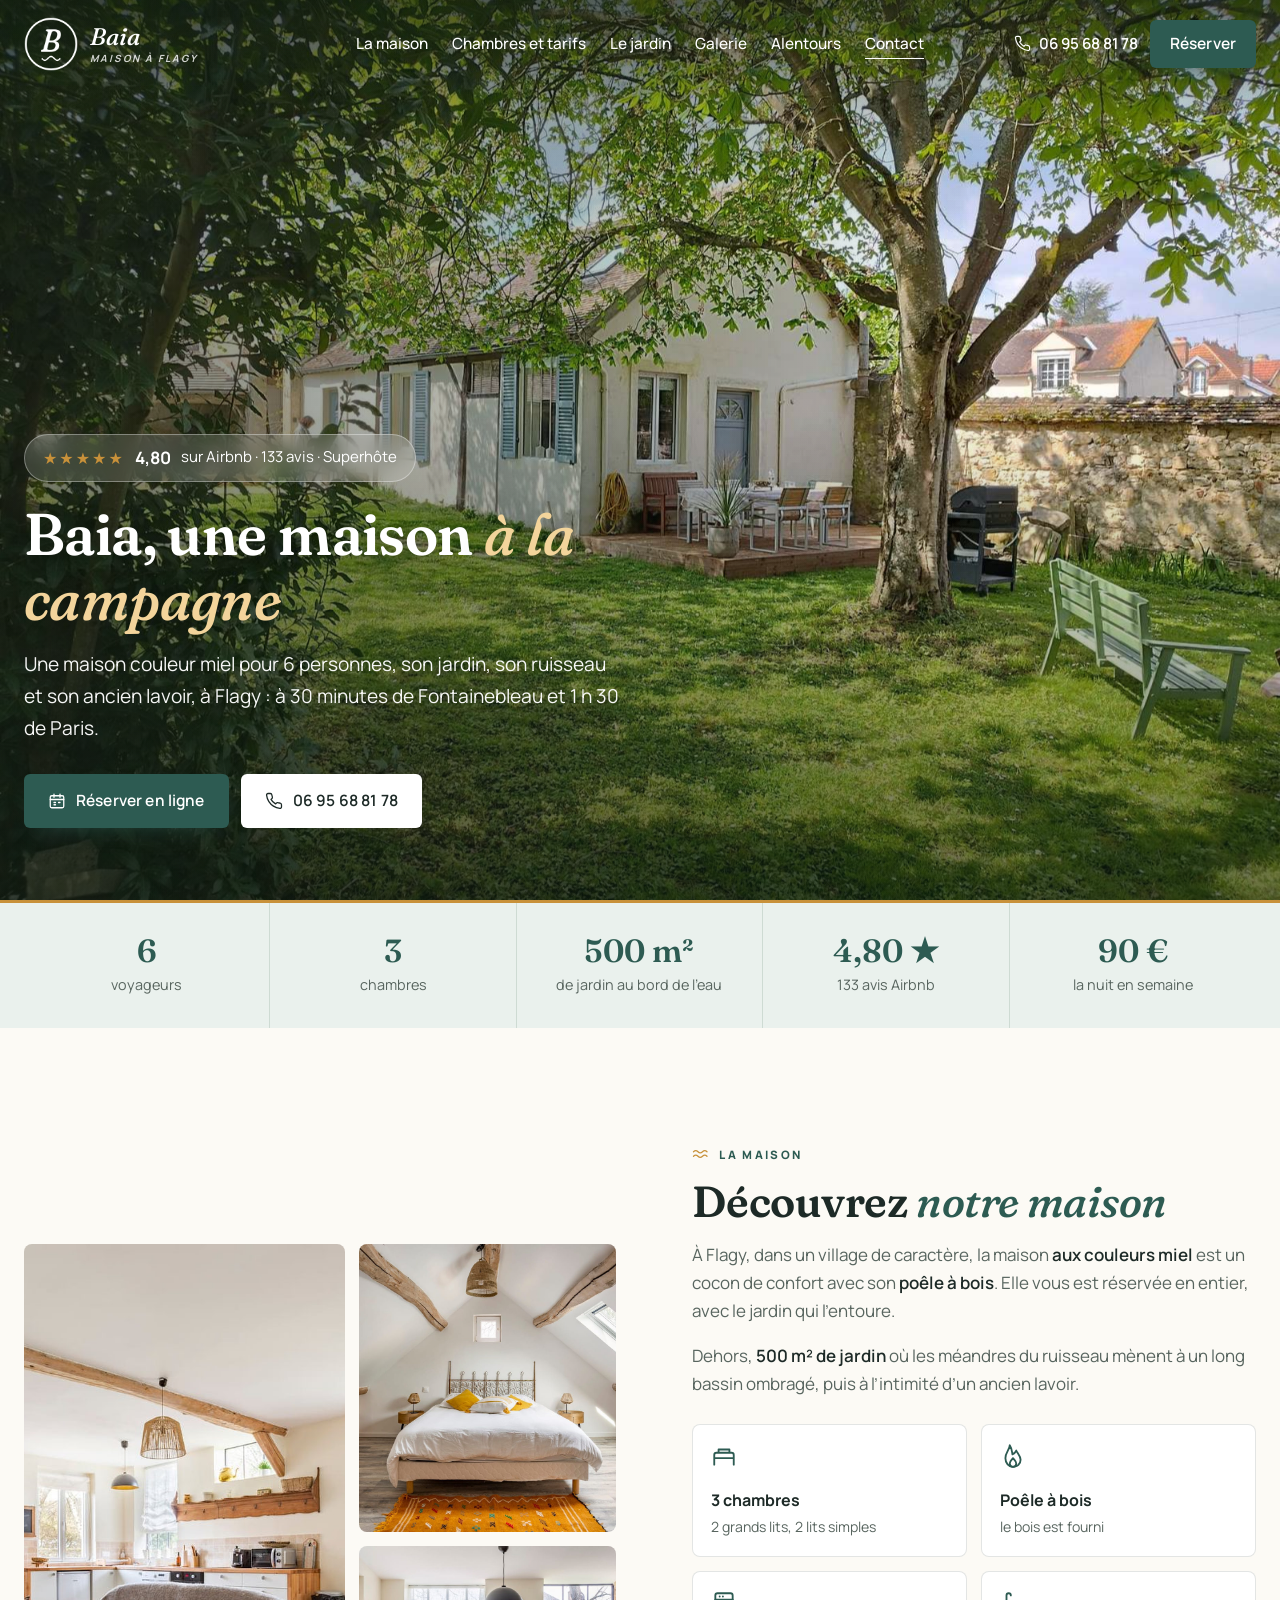
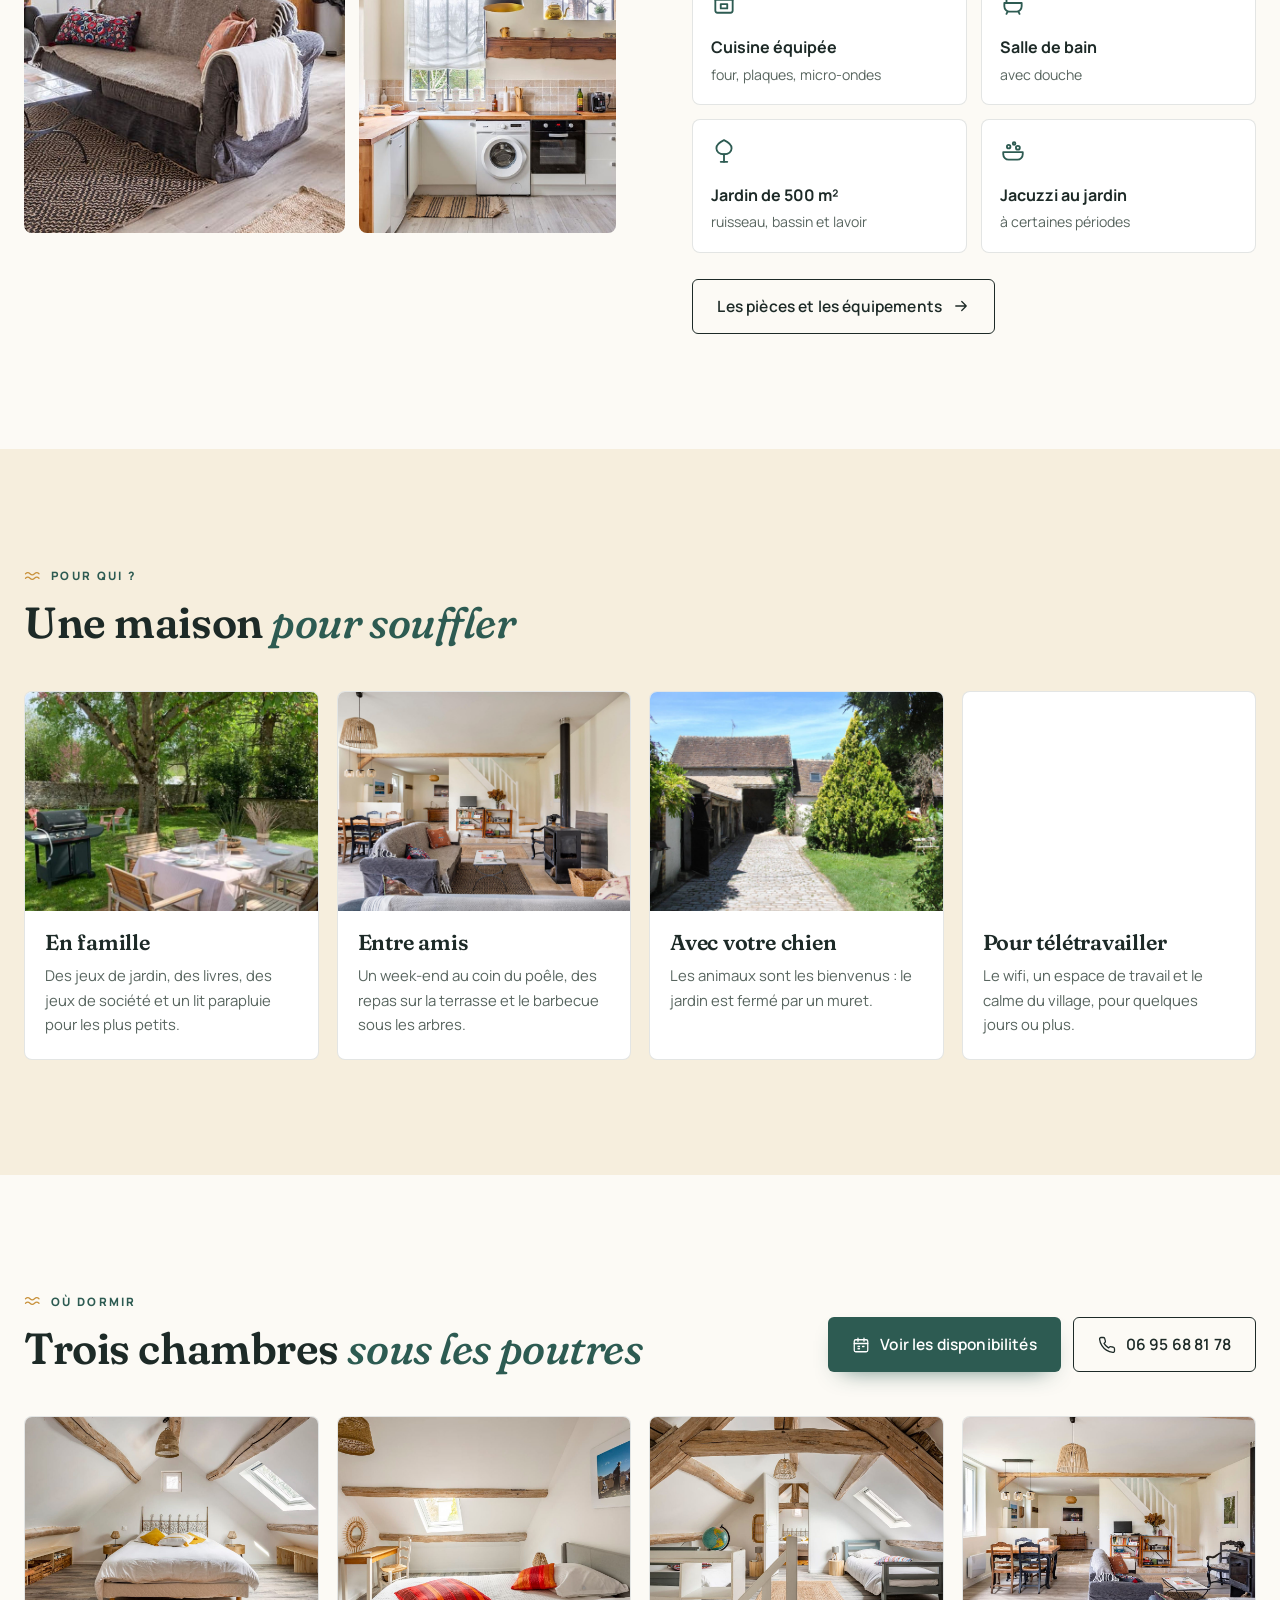
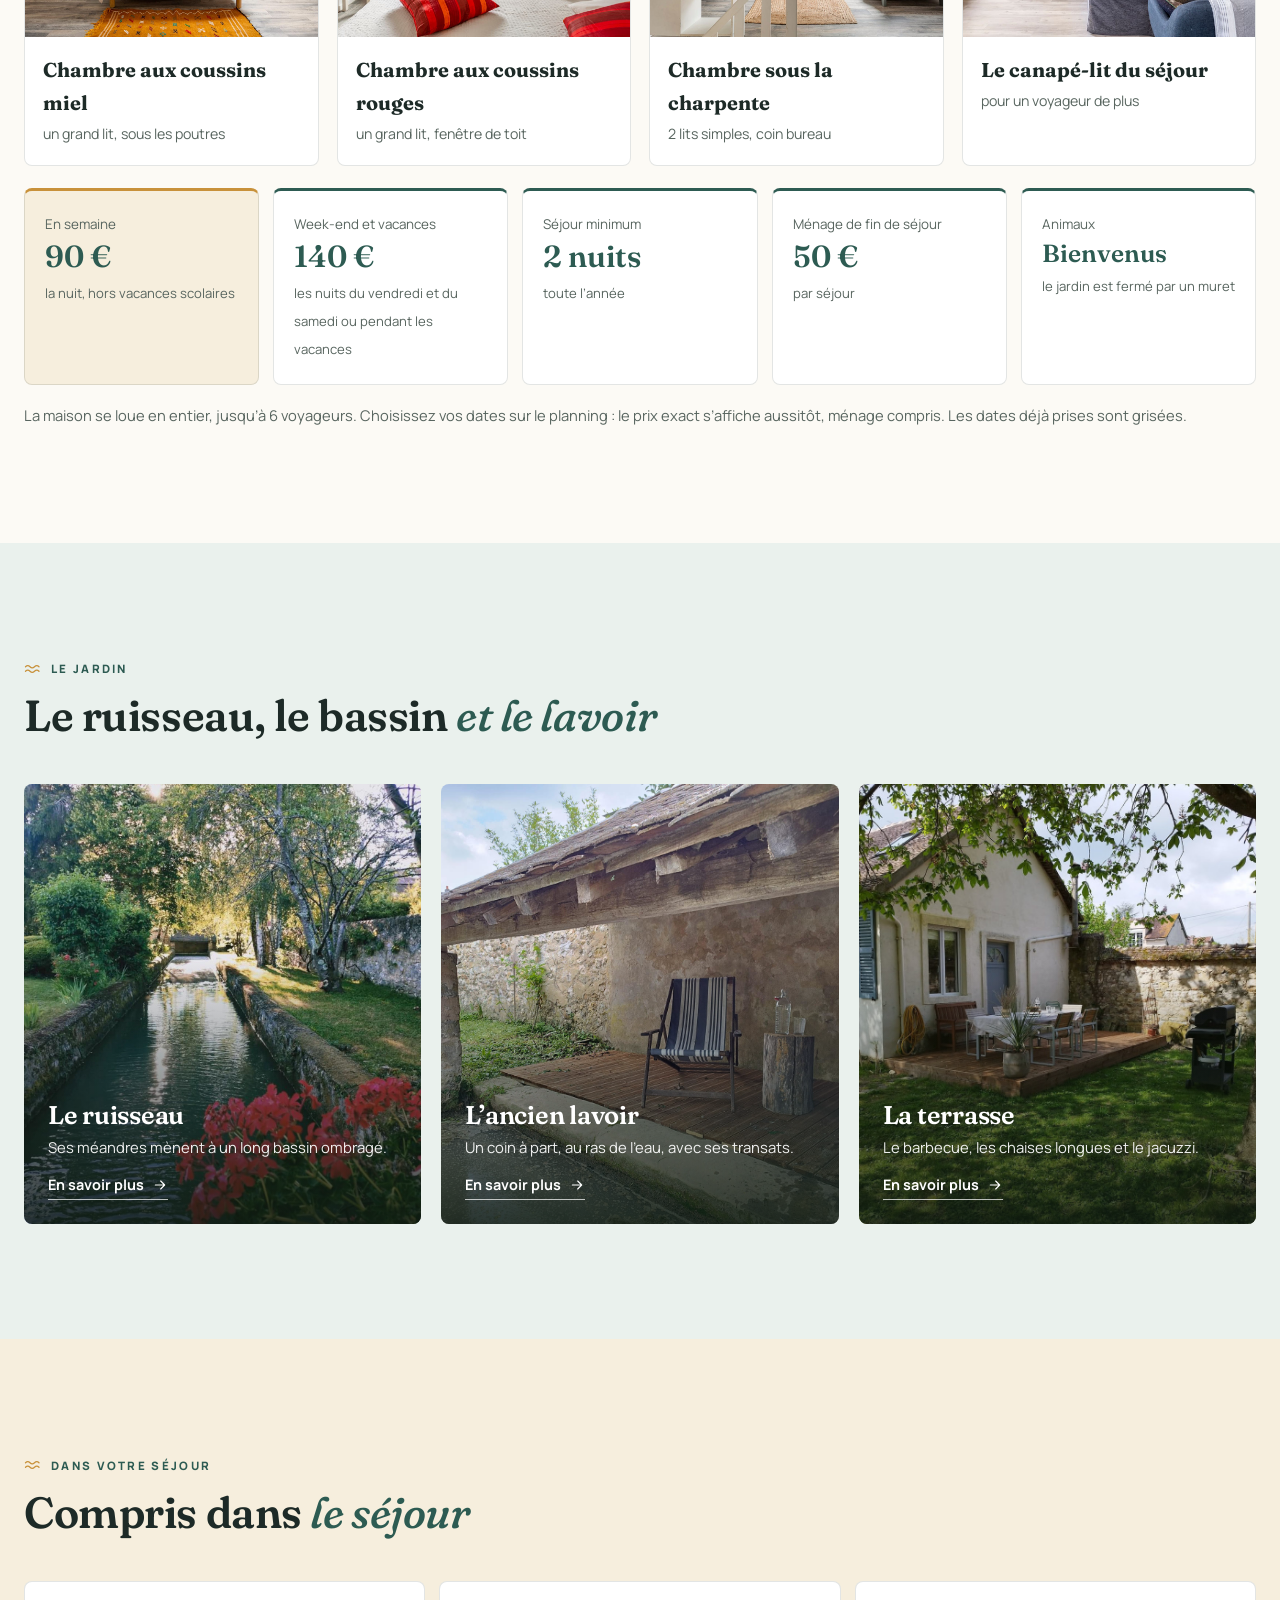
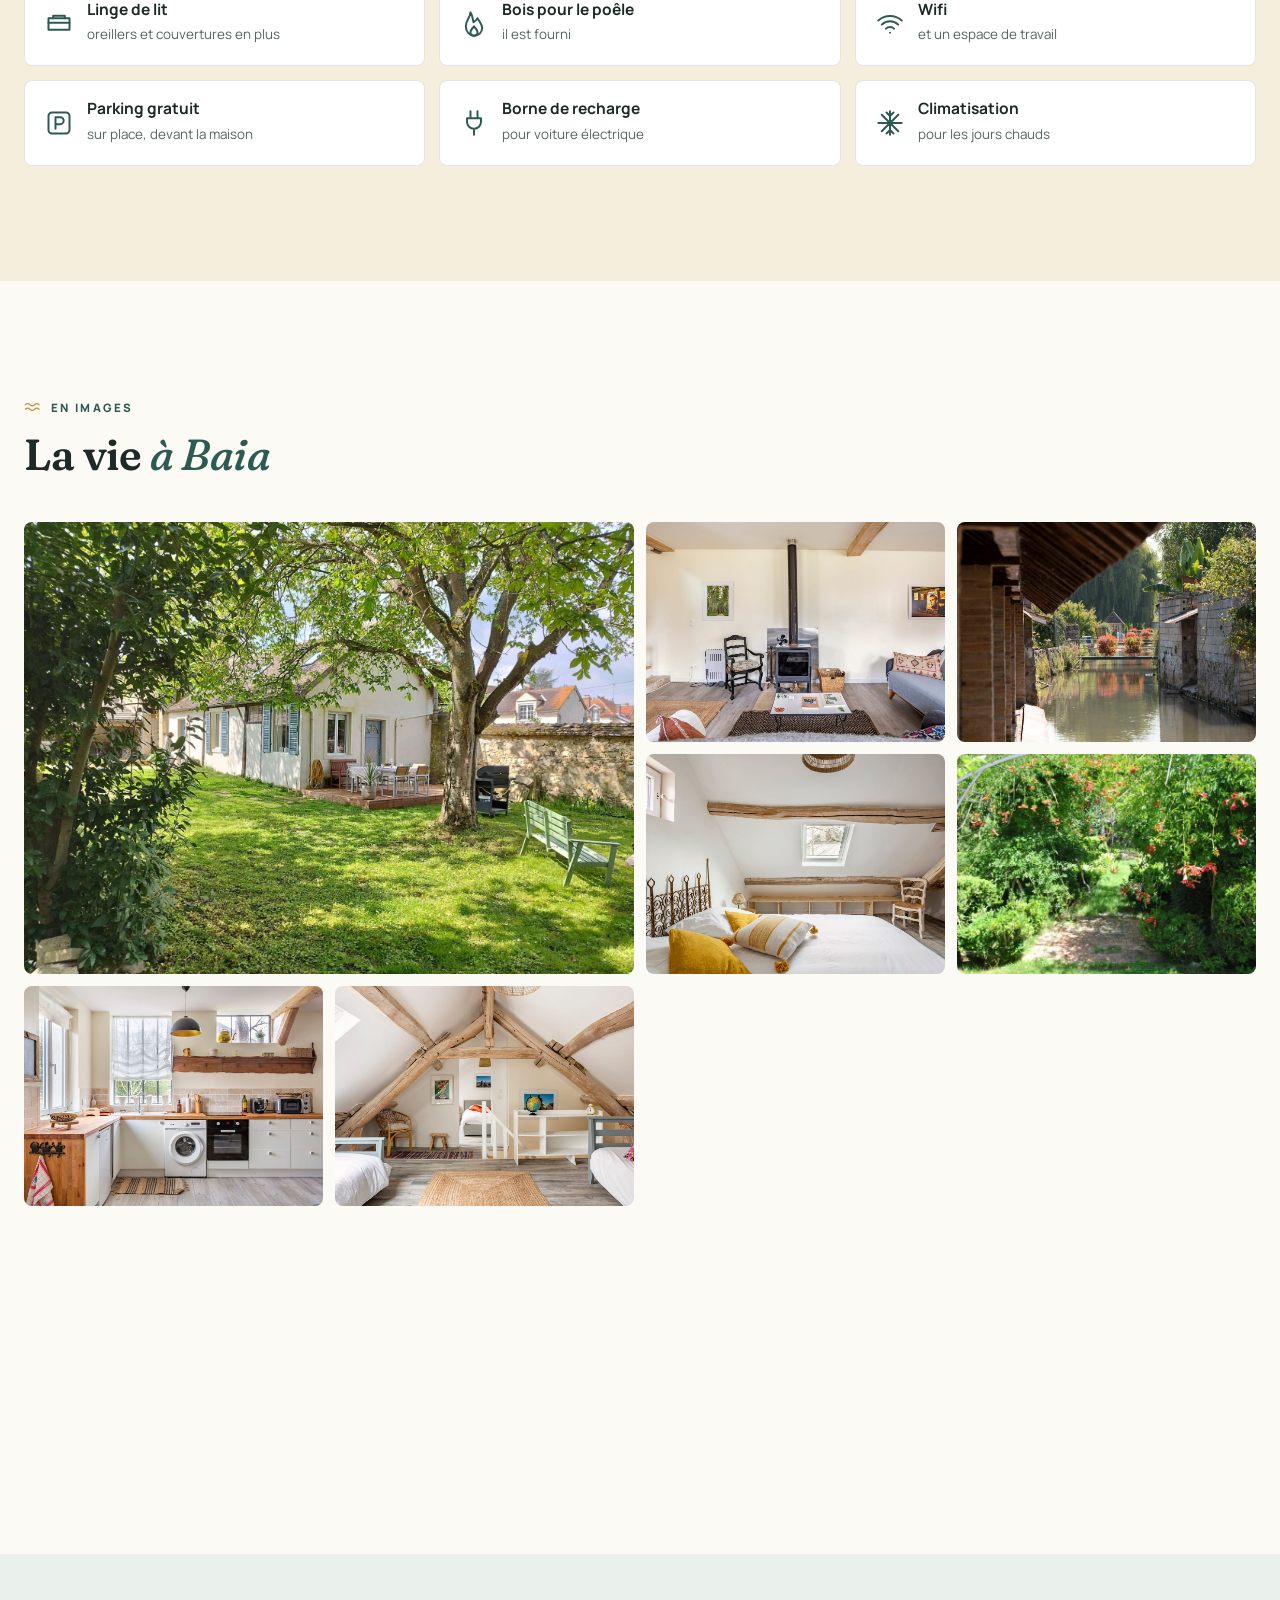
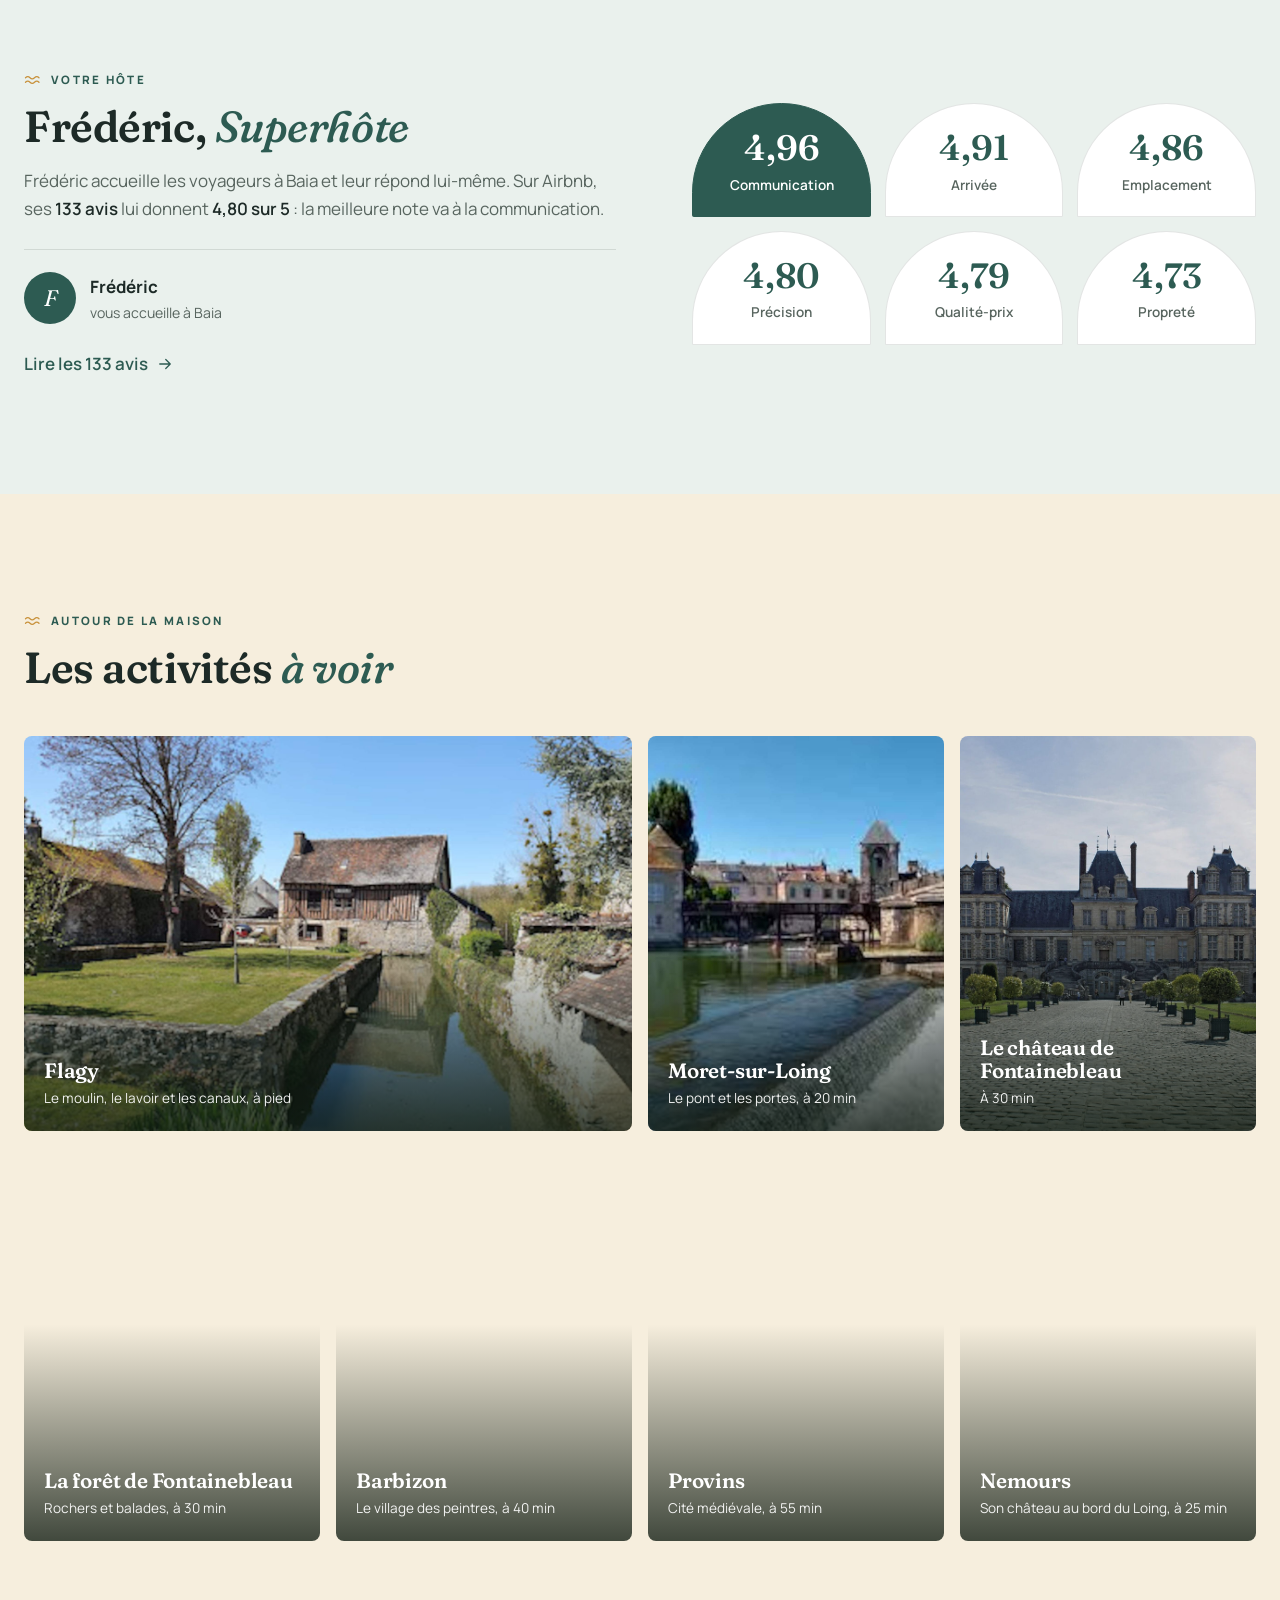
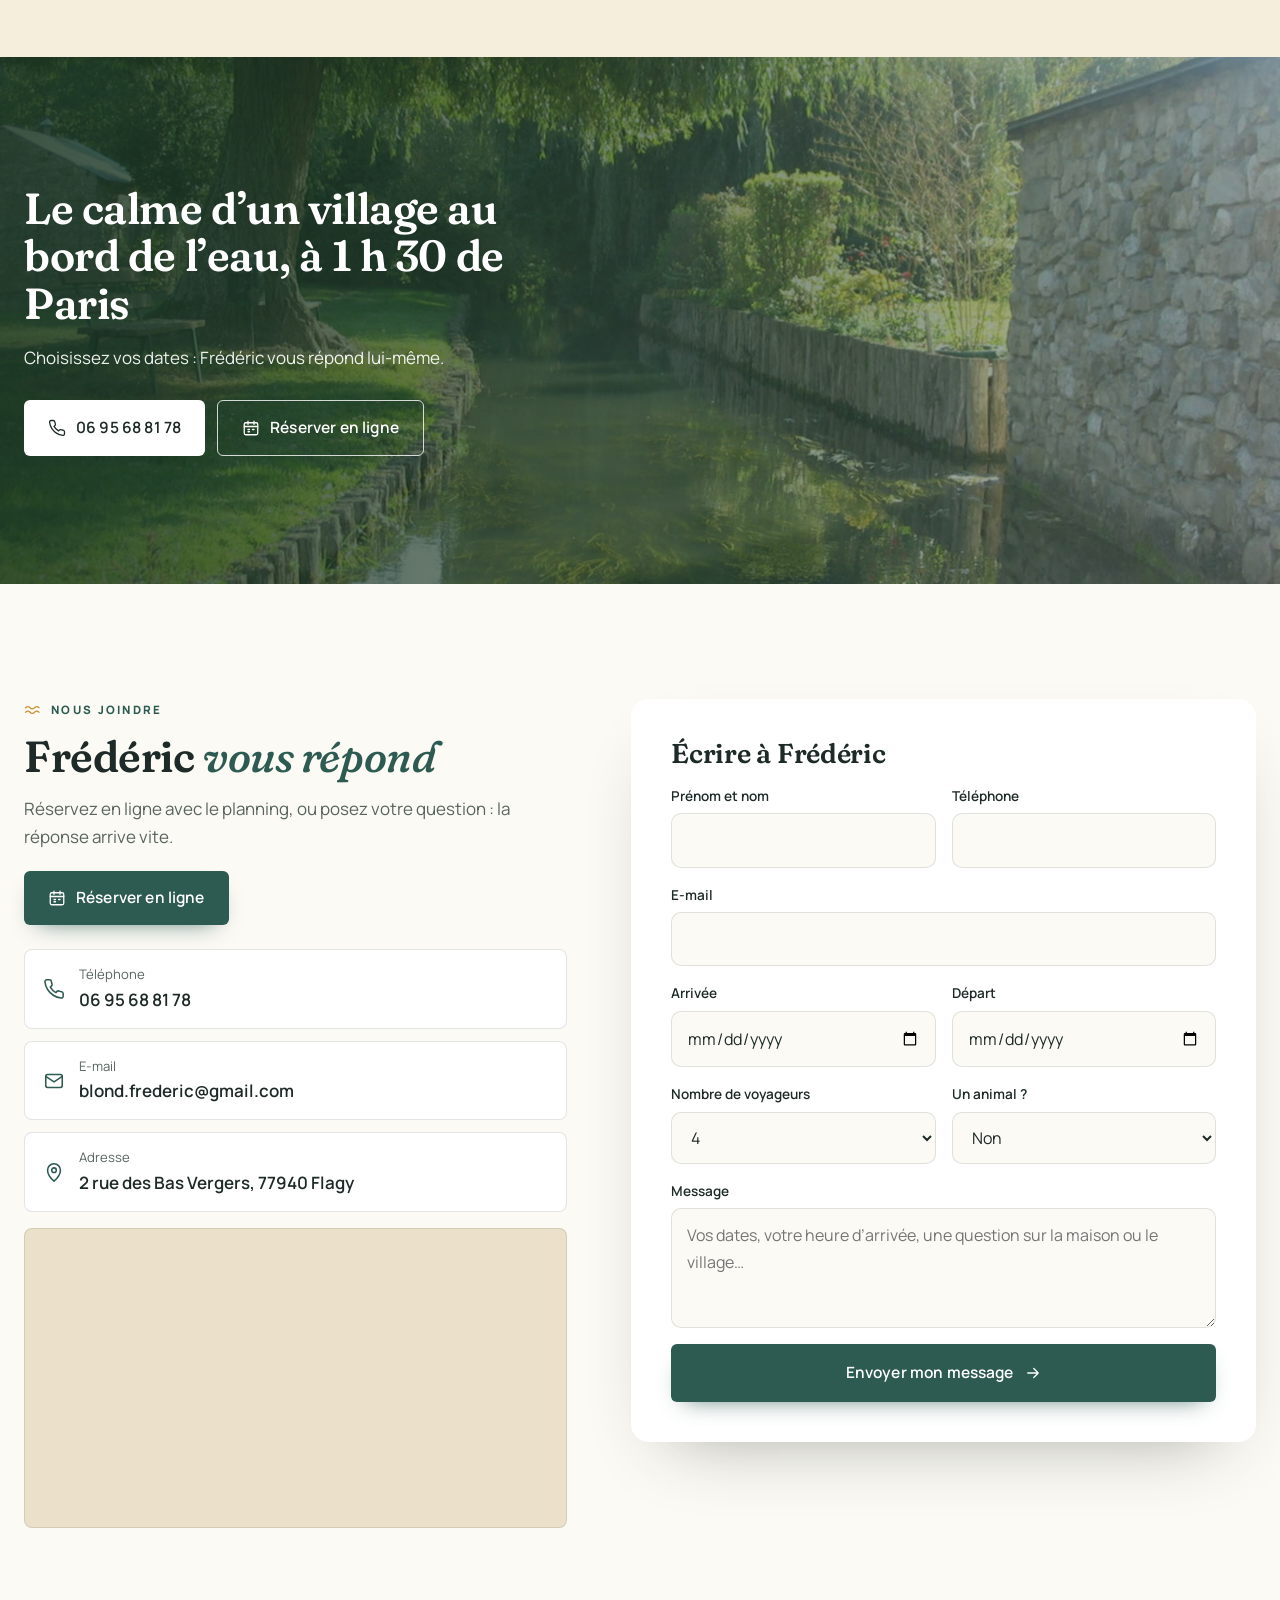
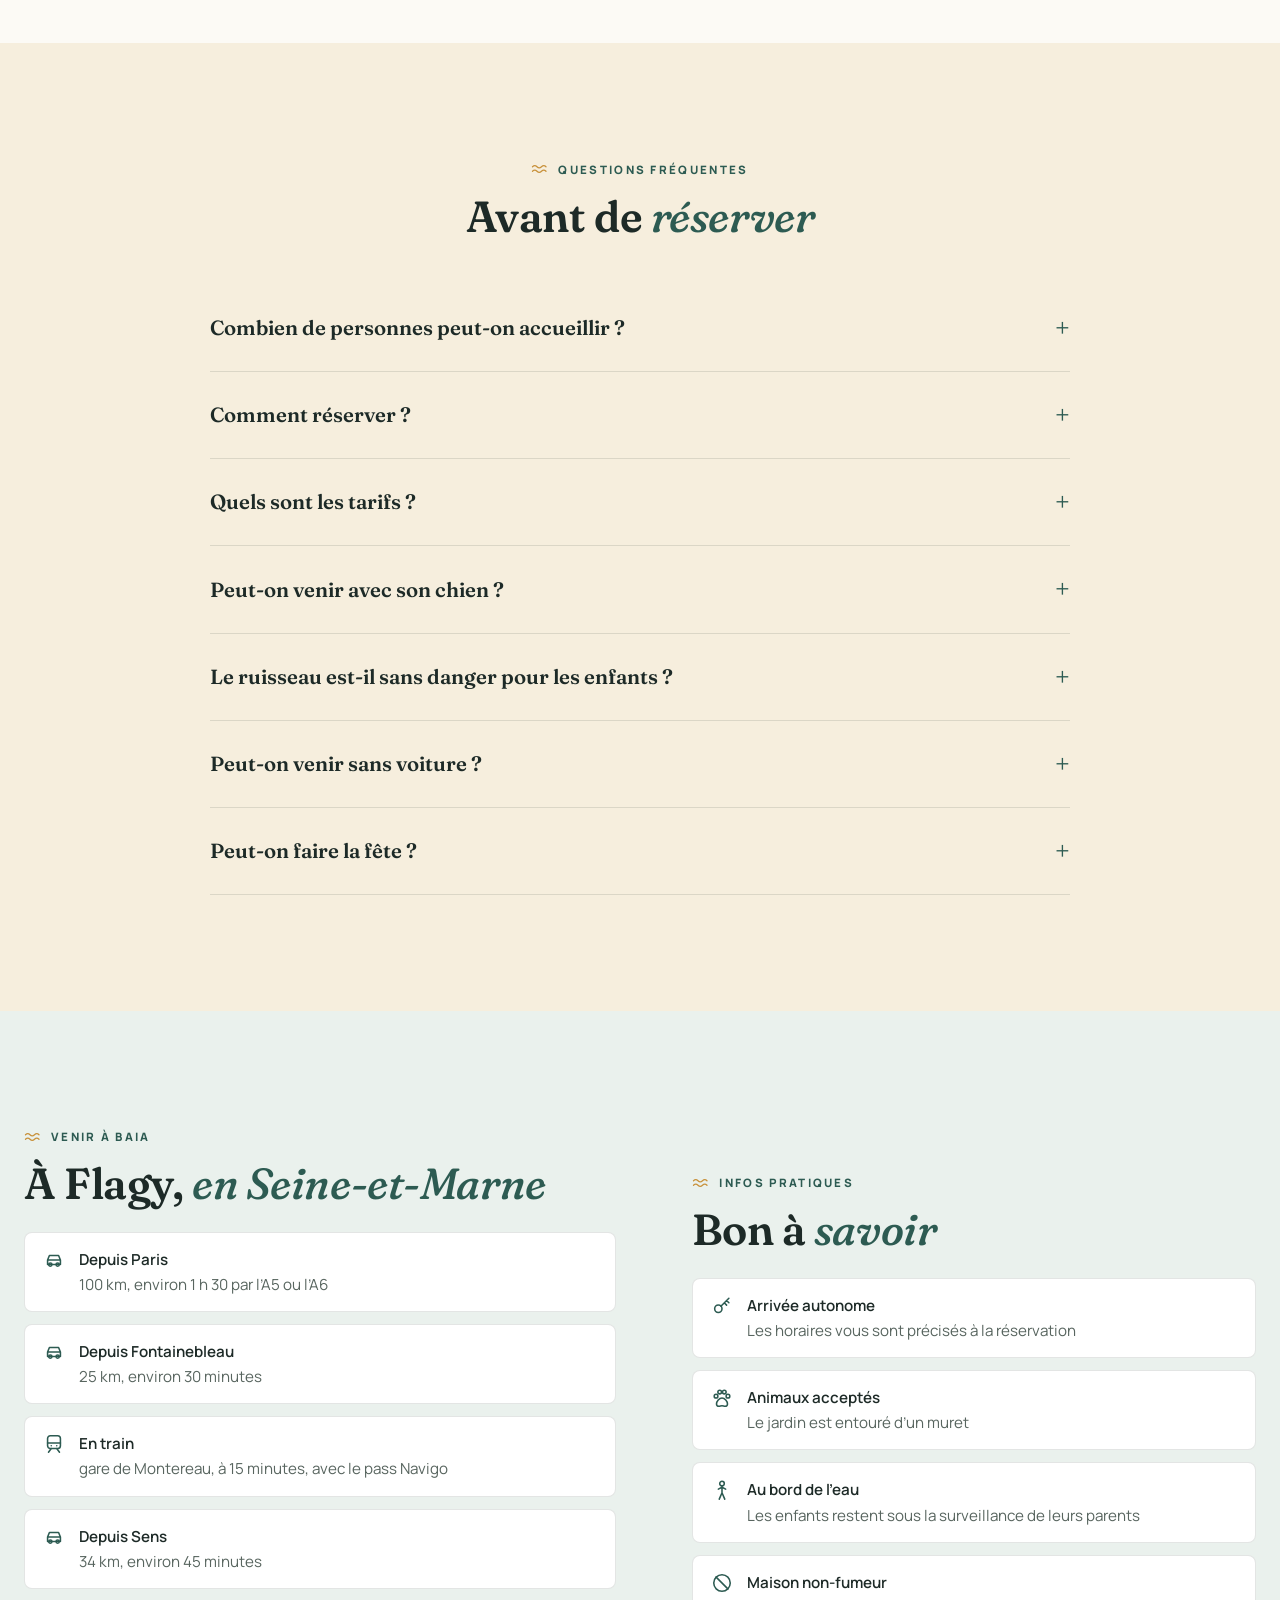
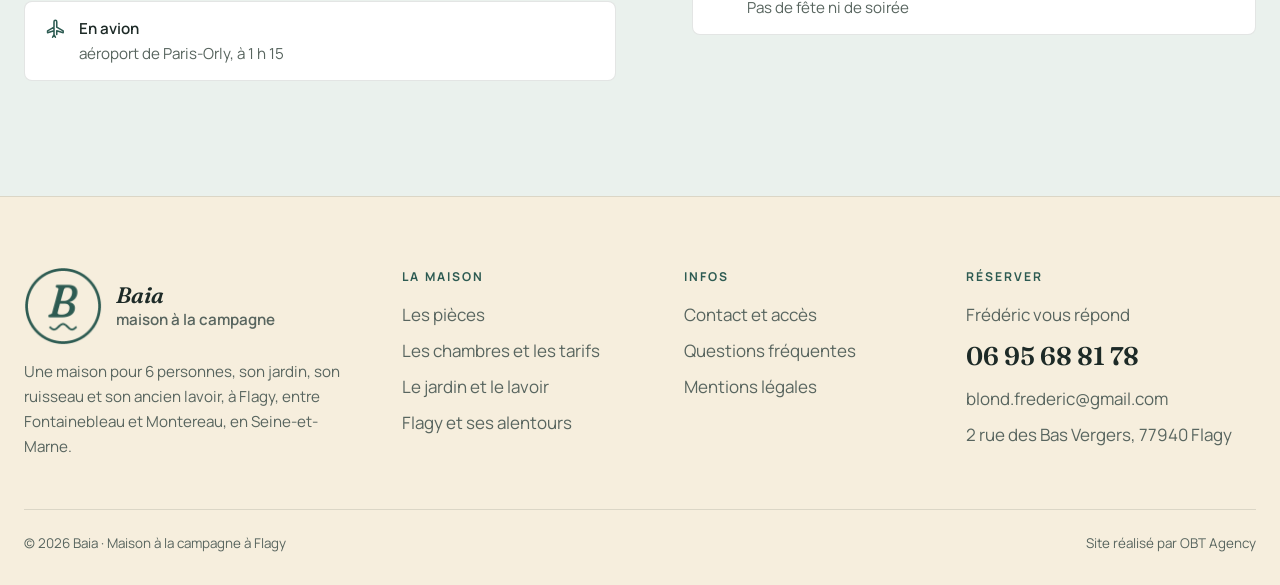
<file: index.html>
<!doctype html>
<html lang="fr">
<head>
<meta charset="utf-8">
<meta name="viewport" content="width=device-width, initial-scale=1">
<meta name="robots" content="noindex, nofollow">
<title>Baia · Maison avec jardin et ruisseau à Flagy</title>
<meta name="description" content="Baia, maison pour 6 personnes à Flagy (Seine-et-Marne) : jardin de 500 m² avec ruisseau, bassin et ancien lavoir, poêle à bois, animaux acceptés, entre Fontainebleau et Montereau.">
<link rel="icon" href="images/logo-couleur.png">
<link rel="preconnect" href="https://fonts.googleapis.com">
<link rel="preconnect" href="https://fonts.gstatic.com" crossorigin>
<link href="https://fonts.googleapis.com/css2?family=Fraunces:ital,opsz,wght@0,9..144,500;0,9..144,600;1,9..144,500&family=Manrope:wght@400;500;600;700;800&display=swap" rel="stylesheet">
<link rel="stylesheet" href="css/style.css">
</head>
<body data-page="accueil">
<div class="loader" aria-hidden="true">
  <img class="fond" src="images/maison/ruisseau.jpg" alt="">
  <img class="logo-entree" src="images/logo-entree.png" alt="">
</div>
<header class="entete">
  <div class="conteneur barre">
    <a class="logo" href="#top" aria-label="Baia, accueil"><span class="monogramme"><img class="blanc" src="images/logo-blanc.png" alt="" width="640" height="640"><img class="sombre" src="images/logo-couleur.png" alt="" width="640" height="640"></span><span class="nom">Baia<small>Maison à Flagy</small></span></a>
    <ul class="menu">
      <li><a href="#maison">La maison</a></li><li><a href="#chambres">Chambres et tarifs</a></li><li><a href="#jardin">Le jardin</a></li><li><a href="#galerie">Galerie</a></li><li><a href="#activites">Alentours</a></li><li><a href="#contact">Contact</a></li>
    </ul>
    <div class="actions">
      <a class="tel-entete" href="tel:+33695688178"><svg viewBox="0 0 24 24" fill="none" stroke="currentColor" stroke-width="1.7" stroke-linecap="round" stroke-linejoin="round" aria-hidden="true"><path d="M22 16.9v3a2 2 0 0 1-2.2 2 19.8 19.8 0 0 1-8.6-3.1 19.5 19.5 0 0 1-6-6A19.8 19.8 0 0 1 2.1 4.2 2 2 0 0 1 4.1 2h3a2 2 0 0 1 2 1.7c.1 1 .4 1.9.7 2.8a2 2 0 0 1-.5 2.1L8 9.9a16 16 0 0 0 6 6l1.3-1.3a2 2 0 0 1 2.1-.4c.9.3 1.8.6 2.8.7a2 2 0 0 1 1.7 2z"/></svg><span>06 95 68 81 78</span></a>
      <a class="btn btn-plein" href="#contact" data-obt-reserve>Réserver</a>
      <button class="burger" aria-label="Menu" aria-expanded="false"><span></span></button>
    </div>
  </div>
</header>
<main>
<section class="hero" id="top">
  <div class="diapos">
    <img class="fond actif" src="images/maison/jardin-maison.jpg" alt="La maison et son jardin sous les arbres">
    <img class="fond" src="images/maison/sejour-poele.jpg" alt="Le séjour et son poêle à bois">
    <img class="fond" src="images/maison/lavoir.jpg" alt="L’ancien lavoir au bout du jardin">
  </div>
  <div class="contenu">
    <a class="note-heros" href="https://www.airbnb.fr/rooms/789063759798252769" target="_blank" rel="noopener"><span class="etoiles" role="img" aria-label="4,80 étoiles sur 5">★★★★★</span><strong>4,80</strong><span>sur Airbnb · 133 avis · Superhôte</span></a>
    <h1>Baia, une maison <em>à la campagne</em></h1>
    <p class="sous">Une maison couleur miel pour 6 personnes, son jardin, son ruisseau et son ancien lavoir, à Flagy : à 30 minutes de Fontainebleau et 1 h 30 de Paris.</p>
    <div class="boutons">
      <a class="btn btn-plein" href="#contact" data-obt-reserve="baia"><svg viewBox="0 0 24 24" fill="none" stroke="currentColor" stroke-width="1.7" stroke-linecap="round" stroke-linejoin="round" aria-hidden="true"><rect x="3" y="5" width="18" height="16" rx="2"/><path d="M3 10h18M8 3v4M16 3v4M8 14h2M14 14h2M8 17h2"/></svg> Réserver en ligne</a>
      <a class="btn btn-blanc" href="tel:+33695688178"><svg viewBox="0 0 24 24" fill="none" stroke="currentColor" stroke-width="1.7" stroke-linecap="round" stroke-linejoin="round" aria-hidden="true"><path d="M22 16.9v3a2 2 0 0 1-2.2 2 19.8 19.8 0 0 1-8.6-3.1 19.5 19.5 0 0 1-6-6A19.8 19.8 0 0 1 2.1 4.2 2 2 0 0 1 4.1 2h3a2 2 0 0 1 2 1.7c.1 1 .4 1.9.7 2.8a2 2 0 0 1-.5 2.1L8 9.9a16 16 0 0 0 6 6l1.3-1.3a2 2 0 0 1 2.1-.4c.9.3 1.8.6 2.8.7a2 2 0 0 1 1.7 2z"/></svg> 06 95 68 81 78</a>
    </div>
  </div>
</section>

<section class="chiffres">
  <div class="conteneur grille">
    <div class="item"><strong>6</strong><span>voyageurs</span></div>
    <div class="item"><strong>3</strong><span>chambres</span></div>
    <div class="item"><strong>500 m²</strong><span>de jardin au bord de l’eau</span></div>
    <div class="item"><strong>4,80 ★</strong><span>133 avis Airbnb</span></div>
    <div class="item"><strong>90 €</strong><span>la nuit en semaine</span></div>
  </div>
</section>

<section class="section" id="maison">
  <div class="conteneur duo">
    <div class="duo-photos" data-reveal><img src="images/maison/sejour.jpg" alt="Le séjour sous les poutres" loading="lazy" decoding="async"><img src="images/maison/chambre-miel.jpg" alt="La chambre aux coussins miel" loading="lazy" decoding="async"><img src="images/maison/cuisine.jpg" alt="La cuisine équipée" loading="lazy" decoding="async"></div>
    <div class="duo-texte" data-reveal>
      <span class="surtitre"><svg viewBox="0 0 24 24" fill="none" stroke="currentColor" stroke-width="1.7" stroke-linecap="round" stroke-linejoin="round" aria-hidden="true"><path d="M2 9c2-2 4-2 6 0s4 2 6 0 4-2 6 0M2 15c2-2 4-2 6 0s4 2 6 0 4-2 6 0"/></svg>La maison</span>
      <h2>Découvrez <em class="it">notre maison</em></h2>
      <p>À Flagy, dans un village de caractère, la maison <strong>aux couleurs miel</strong> est un cocon de confort avec son <strong>poêle à bois</strong>. Elle vous est réservée en entier, avec le jardin qui l’entoure.</p>
      <p>Dehors, <strong>500 m² de jardin</strong> où les méandres du ruisseau mènent à un long bassin ombragé, puis à l’intimité d’un ancien lavoir.</p>
      <div class="pieces"><div class="piece"><svg viewBox="0 0 24 24" fill="none" stroke="currentColor" stroke-width="1.7" stroke-linecap="round" stroke-linejoin="round" aria-hidden="true"><path d="M3 18v-7a2 2 0 0 1 2-2h14a2 2 0 0 1 2 2v7M3 14h18M3 18v2M21 18v2M7 9V6h10v3"/></svg><strong>3 chambres</strong><small>2 grands lits, 2 lits simples</small></div><div class="piece"><svg viewBox="0 0 24 24" fill="none" stroke="currentColor" stroke-width="1.7" stroke-linecap="round" stroke-linejoin="round" aria-hidden="true"><path d="M12 22c4 0 7-2.7 7-6.5 0-3.5-2.5-5.5-4-8.5-1 2-2 3-3.5 3.5C11 8 11 5 9 2c0 4-4 6.5-4 12 0 4.5 3 8 7 8z"/><path d="M12 22c-1.7 0-3-1.3-3-3 0-2 1.5-3 3-5 1.5 2 3 3 3 5 0 1.7-1.3 3-3 3z"/></svg><strong>Poêle à bois</strong><small>le bois est fourni</small></div><div class="piece"><svg viewBox="0 0 24 24" fill="none" stroke="currentColor" stroke-width="1.7" stroke-linecap="round" stroke-linejoin="round" aria-hidden="true"><rect x="4" y="3" width="16" height="18" rx="2"/><path d="M4 9h16M8 6h.01M11 6h.01M9 13h6v4H9z"/></svg><strong>Cuisine équipée</strong><small>four, plaques, micro-ondes</small></div><div class="piece"><svg viewBox="0 0 24 24" fill="none" stroke="currentColor" stroke-width="1.7" stroke-linecap="round" stroke-linejoin="round" aria-hidden="true"><path d="M4 12h16v3a5 5 0 0 1-5 5H9a5 5 0 0 1-5-5zM6 12V5a2 2 0 0 1 4 0M7 20l-1 2M17 20l1 2"/></svg><strong>Salle de bain</strong><small>avec douche</small></div><div class="piece"><svg viewBox="0 0 24 24" fill="none" stroke="currentColor" stroke-width="1.7" stroke-linecap="round" stroke-linejoin="round" aria-hidden="true"><path d="M12 22v-7"/><path d="M12 15c-4.4 0-7-2.4-7-5.5S7.6 4 12 2c4.4 2 7 4.4 7 7.5S16.4 15 12 15z"/><path d="M9 22h6"/></svg><strong>Jardin de 500 m²</strong><small>ruisseau, bassin et lavoir</small></div><div class="piece"><svg viewBox="0 0 24 24" fill="none" stroke="currentColor" stroke-width="1.7" stroke-linecap="round" stroke-linejoin="round" aria-hidden="true"><path d="M3 13h18v2a5 5 0 0 1-5 5H8a5 5 0 0 1-5-5z"/><circle cx="8" cy="8" r="1.6"/><circle cx="13" cy="5" r="1.2"/><circle cx="16.5" cy="9" r="1.8"/></svg><strong>Jacuzzi au jardin</strong><small>à certaines périodes</small></div></div>
      <button class="btn btn-contour" data-modale="m-equipements">Les pièces et les équipements <svg viewBox="0 0 24 24" fill="none" stroke="currentColor" stroke-width="1.7" stroke-linecap="round" stroke-linejoin="round" aria-hidden="true"><path d="M5 12h14M13 6l6 6-6 6"/></svg></button>
    </div>
  </div>
</section>

<section class="section creme">
  <div class="conteneur">
    <div class="entete-section"><div><span class="surtitre"><svg viewBox="0 0 24 24" fill="none" stroke="currentColor" stroke-width="1.7" stroke-linecap="round" stroke-linejoin="round" aria-hidden="true"><path d="M2 9c2-2 4-2 6 0s4 2 6 0 4-2 6 0M2 15c2-2 4-2 6 0s4 2 6 0 4-2 6 0"/></svg>Pour qui ?</span><h2>Une maison <em class="it">pour souffler</em></h2></div></div>
    <div class="pour-qui"><article data-reveal><img src="images/maison/table-jardin.jpg" alt="En famille" loading="lazy" decoding="async"><div class="corps"><h3>En famille</h3><p>Des jeux de jardin, des livres, des jeux de société et un lit parapluie pour les plus petits.</p></div></article><article data-reveal><img src="images/maison/sejour-poele.jpg" alt="Entre amis" loading="lazy" decoding="async"><div class="corps"><h3>Entre amis</h3><p>Un week-end au coin du poêle, des repas sur la terrasse et le barbecue sous les arbres.</p></div></article><article data-reveal><img src="images/maison/allee.jpg" alt="Avec votre chien" loading="lazy" decoding="async"><div class="corps"><h3>Avec votre chien</h3><p>Les animaux sont les bienvenus : le jardin est fermé par un muret.</p></div></article><article data-reveal><img src="images/maison/bureau.jpg" alt="Pour télétravailler" loading="lazy" decoding="async"><div class="corps"><h3>Pour télétravailler</h3><p>Le wifi, un espace de travail et le calme du village, pour quelques jours ou plus.</p></div></article></div>
  </div>
</section>

<section class="section" id="chambres">
  <div class="conteneur">
    <div class="entete-section"><div><span class="surtitre"><svg viewBox="0 0 24 24" fill="none" stroke="currentColor" stroke-width="1.7" stroke-linecap="round" stroke-linejoin="round" aria-hidden="true"><path d="M2 9c2-2 4-2 6 0s4 2 6 0 4-2 6 0M2 15c2-2 4-2 6 0s4 2 6 0 4-2 6 0"/></svg>Où dormir</span><h2>Trois chambres <em class="it">sous les poutres</em></h2></div><div class="boutons"><a class="btn btn-plein" href="#contact" data-obt-reserve="baia"><svg viewBox="0 0 24 24" fill="none" stroke="currentColor" stroke-width="1.7" stroke-linecap="round" stroke-linejoin="round" aria-hidden="true"><rect x="3" y="5" width="18" height="16" rx="2"/><path d="M3 10h18M8 3v4M16 3v4M8 14h2M14 14h2M8 17h2"/></svg> Voir les disponibilités</a><a class="btn btn-contour" href="tel:+33695688178"><svg viewBox="0 0 24 24" fill="none" stroke="currentColor" stroke-width="1.7" stroke-linecap="round" stroke-linejoin="round" aria-hidden="true"><path d="M22 16.9v3a2 2 0 0 1-2.2 2 19.8 19.8 0 0 1-8.6-3.1 19.5 19.5 0 0 1-6-6A19.8 19.8 0 0 1 2.1 4.2 2 2 0 0 1 4.1 2h3a2 2 0 0 1 2 1.7c.1 1 .4 1.9.7 2.8a2 2 0 0 1-.5 2.1L8 9.9a16 16 0 0 0 6 6l1.3-1.3a2 2 0 0 1 2.1-.4c.9.3 1.8.6 2.8.7a2 2 0 0 1 1.7 2z"/></svg> 06 95 68 81 78</a></div></div>
    <div class="chambres"><article class="chambre" data-reveal><button data-galerie="images/maison/chambre-miel.jpg" data-legende="Chambre aux coussins miel, un grand lit, sous les poutres" aria-label="Agrandir : Chambre aux coussins miel"><img src="images/maison/chambre-miel.jpg" alt="Chambre aux coussins miel, un grand lit, sous les poutres" loading="lazy" decoding="async"></button><div class="corps"><strong>Chambre aux coussins miel</strong><small>un grand lit, sous les poutres</small></div></article><article class="chambre" data-reveal><button data-galerie="images/maison/chambre-rouge.jpg" data-legende="Chambre aux coussins rouges, un grand lit, fenêtre de toit" aria-label="Agrandir : Chambre aux coussins rouges"><img src="images/maison/chambre-rouge.jpg" alt="Chambre aux coussins rouges, un grand lit, fenêtre de toit" loading="lazy" decoding="async"></button><div class="corps"><strong>Chambre aux coussins rouges</strong><small>un grand lit, fenêtre de toit</small></div></article><article class="chambre" data-reveal><button data-galerie="images/maison/chambre-charpente.jpg" data-legende="Chambre sous la charpente, 2 lits simples, coin bureau" aria-label="Agrandir : Chambre sous la charpente"><img src="images/maison/chambre-charpente.jpg" alt="Chambre sous la charpente, 2 lits simples, coin bureau" loading="lazy" decoding="async"></button><div class="corps"><strong>Chambre sous la charpente</strong><small>2 lits simples, coin bureau</small></div></article><article class="chambre" data-reveal><button data-galerie="images/maison/sejour-large.jpg" data-legende="Le canapé-lit du séjour, pour un voyageur de plus" aria-label="Agrandir : Le canapé-lit du séjour"><img src="images/maison/sejour-large.jpg" alt="Le canapé-lit du séjour, pour un voyageur de plus" loading="lazy" decoding="async"></button><div class="corps"><strong>Le canapé-lit du séjour</strong><small>pour un voyageur de plus</small></div></article></div>
    <div class="reperes" data-reveal><div class="cle"><span>En semaine</span><strong>90 €</strong><small>la nuit, hors vacances scolaires</small></div><div><span>Week-end et vacances</span><strong>140 €</strong><small>les nuits du vendredi et du samedi ou pendant les vacances</small></div><div><span>Séjour minimum</span><strong>2 nuits</strong><small>toute l’année</small></div><div><span>Ménage de fin de séjour</span><strong>50 €</strong><small>par séjour</small></div><div><span>Animaux</span><strong>Bienvenus</strong><small>le jardin est fermé par un muret</small></div></div>
    <p class="note-prix">La maison se loue en entier, jusqu’à 6 voyageurs. Choisissez vos dates sur le planning : le prix exact s’affiche aussitôt, ménage compris. Les dates déjà prises sont grisées.</p>
  </div>
</section>

<section class="section glacier" id="jardin">
  <div class="conteneur">
    <div class="entete-section"><div><span class="surtitre"><svg viewBox="0 0 24 24" fill="none" stroke="currentColor" stroke-width="1.7" stroke-linecap="round" stroke-linejoin="round" aria-hidden="true"><path d="M2 9c2-2 4-2 6 0s4 2 6 0 4-2 6 0M2 15c2-2 4-2 6 0s4 2 6 0 4-2 6 0"/></svg>Le jardin</span><h2>Le ruisseau, le bassin <em class="it">et le lavoir</em></h2></div></div>
    <div class="espaces"><button class="espace carte-cliquable" data-modale="m-ruisseau" data-reveal><img src="images/maison/ruisseau-fleurs.jpg" alt="Le ruisseau" loading="lazy" decoding="async"><div class="txt"><h3>Le ruisseau</h3><p>Ses méandres mènent à un long bassin ombragé.</p><span class="voir">En savoir plus <svg viewBox="0 0 24 24" fill="none" stroke="currentColor" stroke-width="1.7" stroke-linecap="round" stroke-linejoin="round" aria-hidden="true"><path d="M5 12h14M13 6l6 6-6 6"/></svg></span></div></button><button class="espace carte-cliquable" data-modale="m-lavoir" data-reveal><img src="images/maison/lavoir.jpg" alt="L’ancien lavoir" loading="lazy" decoding="async"><div class="txt"><h3>L’ancien lavoir</h3><p>Un coin à part, au ras de l’eau, avec ses transats.</p><span class="voir">En savoir plus <svg viewBox="0 0 24 24" fill="none" stroke="currentColor" stroke-width="1.7" stroke-linecap="round" stroke-linejoin="round" aria-hidden="true"><path d="M5 12h14M13 6l6 6-6 6"/></svg></span></div></button><button class="espace carte-cliquable" data-modale="m-terrasse" data-reveal><img src="images/maison/terrasse.jpg" alt="La terrasse" loading="lazy" decoding="async"><div class="txt"><h3>La terrasse</h3><p>Le barbecue, les chaises longues et le jacuzzi.</p><span class="voir">En savoir plus <svg viewBox="0 0 24 24" fill="none" stroke="currentColor" stroke-width="1.7" stroke-linecap="round" stroke-linejoin="round" aria-hidden="true"><path d="M5 12h14M13 6l6 6-6 6"/></svg></span></div></button></div>
  </div>
</section>

<section class="section creme">
  <div class="conteneur">
    <div class="entete-section"><div><span class="surtitre"><svg viewBox="0 0 24 24" fill="none" stroke="currentColor" stroke-width="1.7" stroke-linecap="round" stroke-linejoin="round" aria-hidden="true"><path d="M2 9c2-2 4-2 6 0s4 2 6 0 4-2 6 0M2 15c2-2 4-2 6 0s4 2 6 0 4-2 6 0"/></svg>Dans votre séjour</span><h2>Compris dans <em class="it">le séjour</em></h2></div></div>
    <div class="compris"><div class="bloc" data-reveal><svg viewBox="0 0 24 24" fill="none" stroke="currentColor" stroke-width="1.7" stroke-linecap="round" stroke-linejoin="round" aria-hidden="true"><path d="M3 7h18v10H3z"/><path d="M3 11h18M7 7V5h10v2"/></svg><div><strong>Linge de lit</strong><small>oreillers et couvertures en plus</small></div></div><div class="bloc" data-reveal><svg viewBox="0 0 24 24" fill="none" stroke="currentColor" stroke-width="1.7" stroke-linecap="round" stroke-linejoin="round" aria-hidden="true"><path d="M12 22c4 0 7-2.7 7-6.5 0-3.5-2.5-5.5-4-8.5-1 2-2 3-3.5 3.5C11 8 11 5 9 2c0 4-4 6.5-4 12 0 4.5 3 8 7 8z"/><path d="M12 22c-1.7 0-3-1.3-3-3 0-2 1.5-3 3-5 1.5 2 3 3 3 5 0 1.7-1.3 3-3 3z"/></svg><div><strong>Bois pour le poêle</strong><small>il est fourni</small></div></div><div class="bloc" data-reveal><svg viewBox="0 0 24 24" fill="none" stroke="currentColor" stroke-width="1.7" stroke-linecap="round" stroke-linejoin="round" aria-hidden="true"><path d="M5 12.5a10 10 0 0 1 14 0M8.5 16a5 5 0 0 1 7 0M2 9a15 15 0 0 1 20 0M12 19.5h.01"/></svg><div><strong>Wifi</strong><small>et un espace de travail</small></div></div><div class="bloc" data-reveal><svg viewBox="0 0 24 24" fill="none" stroke="currentColor" stroke-width="1.7" stroke-linecap="round" stroke-linejoin="round" aria-hidden="true"><rect x="3" y="3" width="18" height="18" rx="3"/><path d="M9 17V7h4a3 3 0 0 1 0 6H9"/></svg><div><strong>Parking gratuit</strong><small>sur place, devant la maison</small></div></div><div class="bloc" data-reveal><svg viewBox="0 0 24 24" fill="none" stroke="currentColor" stroke-width="1.7" stroke-linecap="round" stroke-linejoin="round" aria-hidden="true"><path d="M9 2v6M15 2v6M6 8h12v3a6 6 0 0 1-12 0zM12 17v5"/></svg><div><strong>Borne de recharge</strong><small>pour voiture électrique</small></div></div><div class="bloc" data-reveal><svg viewBox="0 0 24 24" fill="none" stroke="currentColor" stroke-width="1.7" stroke-linecap="round" stroke-linejoin="round" aria-hidden="true"><path d="M12 2v20M4.9 4.9l14.2 14.2M2 12h20M4.9 19.1 19.1 4.9M9 3l3 3 3-3M9 21l3-3 3 3"/></svg><div><strong>Climatisation</strong><small>pour les jours chauds</small></div></div></div>
  </div>
</section>

<section class="section" id="galerie">
  <div class="conteneur">
    <div class="entete-section"><div><span class="surtitre"><svg viewBox="0 0 24 24" fill="none" stroke="currentColor" stroke-width="1.7" stroke-linecap="round" stroke-linejoin="round" aria-hidden="true"><path d="M2 9c2-2 4-2 6 0s4 2 6 0 4-2 6 0M2 15c2-2 4-2 6 0s4 2 6 0 4-2 6 0"/></svg>En images</span><h2>La vie <em class="it">à Baia</em></h2></div></div>
    <div class="mosaique" data-reveal><button class="grand" data-galerie="images/maison/jardin-maison.jpg" data-legende="La maison et son jardin" aria-label="Agrandir : La maison et son jardin"><img src="images/maison/jardin-maison.jpg" alt="La maison et son jardin" loading="lazy" decoding="async"><span>La maison et son jardin</span></button><button class="" data-galerie="images/maison/poele.jpg" data-legende="Le poêle à bois du séjour" aria-label="Agrandir : Le poêle à bois du séjour"><img src="images/maison/poele.jpg" alt="Le poêle à bois du séjour" loading="lazy" decoding="async"><span>Le poêle à bois du séjour</span></button><button class="" data-galerie="images/maison/lavoir-vue.jpg" data-legende="Le ruisseau vu du lavoir" aria-label="Agrandir : Le ruisseau vu du lavoir"><img src="images/maison/lavoir-vue.jpg" alt="Le ruisseau vu du lavoir" loading="lazy" decoding="async"><span>Le ruisseau vu du lavoir</span></button><button class="" data-galerie="images/maison/chambre-miel-2.jpg" data-legende="La chambre aux coussins miel" aria-label="Agrandir : La chambre aux coussins miel"><img src="images/maison/chambre-miel-2.jpg" alt="La chambre aux coussins miel" loading="lazy" decoding="async"><span>La chambre aux coussins miel</span></button><button class="" data-galerie="images/maison/jardin-fleurs.jpg" data-legende="Le jardin en fleurs" aria-label="Agrandir : Le jardin en fleurs"><img src="images/maison/jardin-fleurs.jpg" alt="Le jardin en fleurs" loading="lazy" decoding="async"><span>Le jardin en fleurs</span></button><button class="" data-galerie="images/maison/cuisine.jpg" data-legende="La cuisine" aria-label="Agrandir : La cuisine"><img src="images/maison/cuisine.jpg" alt="La cuisine" loading="lazy" decoding="async"><span>La cuisine</span></button><button class="" data-galerie="images/maison/chambre-charpente-2.jpg" data-legende="Sous la charpente" aria-label="Agrandir : Sous la charpente"><img src="images/maison/chambre-charpente-2.jpg" alt="Sous la charpente" loading="lazy" decoding="async"><span>Sous la charpente</span></button><button class="" data-galerie="images/maison/ruisseau-fleurs.jpg" data-legende="Le ruisseau au printemps" aria-label="Agrandir : Le ruisseau au printemps"><img src="images/maison/ruisseau-fleurs.jpg" alt="Le ruisseau au printemps" loading="lazy" decoding="async"><span>Le ruisseau au printemps</span></button><button class="" data-galerie="images/maison/salle-a-manger.jpg" data-legende="Le coin repas" aria-label="Agrandir : Le coin repas"><img src="images/maison/salle-a-manger.jpg" alt="Le coin repas" loading="lazy" decoding="async"><span>Le coin repas</span></button><button class="large" data-galerie="images/maison/jacuzzi.jpg" data-legende="Le jacuzzi au jardin" aria-label="Agrandir : Le jacuzzi au jardin"><img src="images/maison/jacuzzi.jpg" alt="Le jacuzzi au jardin" loading="lazy" decoding="async"><span>Le jacuzzi au jardin</span></button><button class="" data-galerie="images/maison/salle-de-bain.jpg" data-legende="La salle de bain" aria-label="Agrandir : La salle de bain"><img src="images/maison/salle-de-bain.jpg" alt="La salle de bain" loading="lazy" decoding="async"><span>La salle de bain</span></button><button class="" data-galerie="images/maison/iris.jpg" data-legende="Les iris du jardin" aria-label="Agrandir : Les iris du jardin"><img src="images/maison/iris.jpg" alt="Les iris du jardin" loading="lazy" decoding="async"><span>Les iris du jardin</span></button></div>
  </div>
</section>

<section class="section glacier avis-baia">
  <div class="conteneur duo">
    <div class="duo-texte" data-reveal>
      <span class="surtitre"><svg viewBox="0 0 24 24" fill="none" stroke="currentColor" stroke-width="1.7" stroke-linecap="round" stroke-linejoin="round" aria-hidden="true"><path d="M2 9c2-2 4-2 6 0s4 2 6 0 4-2 6 0M2 15c2-2 4-2 6 0s4 2 6 0 4-2 6 0"/></svg>Votre hôte</span>
      <h2>Frédéric, <em class="it">Superhôte</em></h2>
      <p>Frédéric accueille les voyageurs à Baia et leur répond lui-même. Sur Airbnb, ses <strong>133 avis</strong> lui donnent <strong>4,80 sur 5</strong> : la meilleure note va à la communication.</p>
      <div class="signature"><span class="rond">F</span><div><strong>Frédéric</strong><small>vous accueille à Baia</small></div></div>
      <a class="lien-fleche" href="https://www.airbnb.fr/rooms/789063759798252769" target="_blank" rel="noopener">Lire les 133 avis <svg viewBox="0 0 24 24" fill="none" stroke="currentColor" stroke-width="1.7" stroke-linecap="round" stroke-linejoin="round" aria-hidden="true"><path d="M5 12h14M13 6l6 6-6 6"/></svg></a>
    </div>
    <div class="notes-grille"><div class="note" data-reveal><strong>4,96</strong><span>Communication</span></div><div class="note" data-reveal><strong>4,91</strong><span>Arrivée</span></div><div class="note" data-reveal><strong>4,86</strong><span>Emplacement</span></div><div class="note" data-reveal><strong>4,80</strong><span>Précision</span></div><div class="note" data-reveal><strong>4,79</strong><span>Qualité-prix</span></div><div class="note" data-reveal><strong>4,73</strong><span>Propreté</span></div></div>
  </div>
</section>

<section class="section creme" id="activites">
  <div class="conteneur">
    <div class="entete-section"><div><span class="surtitre"><svg viewBox="0 0 24 24" fill="none" stroke="currentColor" stroke-width="1.7" stroke-linecap="round" stroke-linejoin="round" aria-hidden="true"><path d="M2 9c2-2 4-2 6 0s4 2 6 0 4-2 6 0M2 15c2-2 4-2 6 0s4 2 6 0 4-2 6 0"/></svg>Autour de la maison</span><h2>Les activités <em class="it">à voir</em></h2></div></div>
    <div class="activites"><button class="activite carte-cliquable large" data-modale="m-flagy" data-reveal><img src="images/village/moulin.jpg" alt="Flagy" loading="lazy" decoding="async"><div class="txt"><h3>Flagy</h3><small>Le moulin, le lavoir et les canaux, à pied</small></div></button><button class="activite carte-cliquable" data-modale="m-moret" data-reveal><img src="images/village/moret.jpg" alt="Moret-sur-Loing" loading="lazy" decoding="async"><div class="txt"><h3>Moret-sur-Loing</h3><small>Le pont et les portes, à 20 min</small></div></button><button class="activite carte-cliquable" data-modale="m-fontainebleau" data-reveal><img src="images/village/fontainebleau.jpg" alt="Le château de Fontainebleau" loading="lazy" decoding="async"><div class="txt"><h3>Le château de Fontainebleau</h3><small>À 30 min</small></div></button><button class="activite carte-cliquable" data-modale="m-foret" data-reveal><img src="images/village/foret.jpg" alt="La forêt de Fontainebleau" loading="lazy" decoding="async"><div class="txt"><h3>La forêt de Fontainebleau</h3><small>Rochers et balades, à 30 min</small></div></button><button class="activite carte-cliquable" data-modale="m-barbizon" data-reveal><img src="images/village/barbizon.jpg" alt="Barbizon" loading="lazy" decoding="async"><div class="txt"><h3>Barbizon</h3><small>Le village des peintres, à 40 min</small></div></button><button class="activite carte-cliquable" data-modale="m-provins" data-reveal><img src="images/village/provins.jpg" alt="Provins" loading="lazy" decoding="async"><div class="txt"><h3>Provins</h3><small>Cité médiévale, à 55 min</small></div></button><button class="activite carte-cliquable" data-modale="m-nemours" data-reveal><img src="images/village/nemours.jpg" alt="Nemours" loading="lazy" decoding="async"><div class="txt"><h3>Nemours</h3><small>Son château au bord du Loing, à 25 min</small></div></button></div>
  </div>
</section>

<section class="appel">
  <img src="images/maison/ruisseau.jpg" alt="" loading="lazy" decoding="async">
  <div class="conteneur">
    <h2>Le calme d’un village au bord de l’eau, à 1 h 30 de Paris</h2>
    <p>Choisissez vos dates : Frédéric vous répond lui-même.</p>
    <div class="boutons"><a class="btn btn-blanc" href="tel:+33695688178"><svg viewBox="0 0 24 24" fill="none" stroke="currentColor" stroke-width="1.7" stroke-linecap="round" stroke-linejoin="round" aria-hidden="true"><path d="M22 16.9v3a2 2 0 0 1-2.2 2 19.8 19.8 0 0 1-8.6-3.1 19.5 19.5 0 0 1-6-6A19.8 19.8 0 0 1 2.1 4.2 2 2 0 0 1 4.1 2h3a2 2 0 0 1 2 1.7c.1 1 .4 1.9.7 2.8a2 2 0 0 1-.5 2.1L8 9.9a16 16 0 0 0 6 6l1.3-1.3a2 2 0 0 1 2.1-.4c.9.3 1.8.6 2.8.7a2 2 0 0 1 1.7 2z"/></svg> 06 95 68 81 78</a><a class="btn btn-contour-blanc" href="#contact" data-obt-reserve="baia"><svg viewBox="0 0 24 24" fill="none" stroke="currentColor" stroke-width="1.7" stroke-linecap="round" stroke-linejoin="round" aria-hidden="true"><rect x="3" y="5" width="18" height="16" rx="2"/><path d="M3 10h18M8 3v4M16 3v4M8 14h2M14 14h2M8 17h2"/></svg> Réserver en ligne</a></div>
  </div>
</section>

<section class="section" id="contact">
  <div class="conteneur contact-grille">
    <div data-reveal>
      <span class="surtitre"><svg viewBox="0 0 24 24" fill="none" stroke="currentColor" stroke-width="1.7" stroke-linecap="round" stroke-linejoin="round" aria-hidden="true"><path d="M2 9c2-2 4-2 6 0s4 2 6 0 4-2 6 0M2 15c2-2 4-2 6 0s4 2 6 0 4-2 6 0"/></svg>Nous joindre</span>
      <h2>Frédéric <em class="it">vous répond</em></h2>
      <p class="intro-contact">Réservez en ligne avec le planning, ou posez votre question : la réponse arrive vite.</p>
      <div class="boutons-contact"><a class="btn btn-plein" href="#contact" data-obt-reserve="baia"><svg viewBox="0 0 24 24" fill="none" stroke="currentColor" stroke-width="1.7" stroke-linecap="round" stroke-linejoin="round" aria-hidden="true"><rect x="3" y="5" width="18" height="16" rx="2"/><path d="M3 10h18M8 3v4M16 3v4M8 14h2M14 14h2M8 17h2"/></svg> Réserver en ligne</a></div>
      <div class="coordonnees">
  <a href="tel:+33695688178"><svg viewBox="0 0 24 24" fill="none" stroke="currentColor" stroke-width="1.7" stroke-linecap="round" stroke-linejoin="round" aria-hidden="true"><path d="M22 16.9v3a2 2 0 0 1-2.2 2 19.8 19.8 0 0 1-8.6-3.1 19.5 19.5 0 0 1-6-6A19.8 19.8 0 0 1 2.1 4.2 2 2 0 0 1 4.1 2h3a2 2 0 0 1 2 1.7c.1 1 .4 1.9.7 2.8a2 2 0 0 1-.5 2.1L8 9.9a16 16 0 0 0 6 6l1.3-1.3a2 2 0 0 1 2.1-.4c.9.3 1.8.6 2.8.7a2 2 0 0 1 1.7 2z"/></svg><span><small>Téléphone</small><strong>06 95 68 81 78</strong></span></a>
  <a href="mailto:blond.frederic@gmail.com"><svg viewBox="0 0 24 24" fill="none" stroke="currentColor" stroke-width="1.7" stroke-linecap="round" stroke-linejoin="round" aria-hidden="true"><rect x="3" y="5" width="18" height="14" rx="2"/><path d="m3 7 9 6 9-6"/></svg><span><small>E-mail</small><strong>blond.frederic@gmail.com</strong></span></a>
  <a href="https://www.google.com/maps/place/Baia+une+charmante+maison+avec+jardin+en+location+pour+un+week+end+ou+les+vacances/@48.3129709,2.9251796,15z/data=!4m6!3m5!1s0x47ef67e177b11b5f:0xf57aa39d27166714!8m2!3d48.3129709!4d2.9251796" target="_blank" rel="noopener"><svg viewBox="0 0 24 24" fill="none" stroke="currentColor" stroke-width="1.7" stroke-linecap="round" stroke-linejoin="round" aria-hidden="true"><path d="M12 22s7-6.1 7-12a7 7 0 0 0-14 0c0 5.9 7 12 7 12z"/><circle cx="12" cy="10" r="2.5"/></svg><span><small>Adresse</small><strong>2 rue des Bas Vergers, 77940 Flagy</strong></span></a>
</div>
      <div class="carte-maps"><iframe src="https://maps.google.com/maps?q=48.3129709,2.9251796&z=11&output=embed" title="Baia sur Google Maps" loading="lazy" referrerpolicy="no-referrer-when-downgrade"></iframe></div>
    </div>
    <div data-reveal><form class="formulaire" id="ecrire" novalidate>
  <h3>Écrire à Frédéric</h3>
  <label>Prénom et nom<input type="text" name="nom" autocomplete="name" required></label>
  <label>Téléphone<input type="tel" name="tel" autocomplete="tel"></label>
  <label class="plein-l">E-mail<input type="email" name="email" autocomplete="email" required></label>
  <label>Arrivée<input type="date" name="arrivee"></label>
  <label>Départ<input type="date" name="depart"></label>
  <label>Nombre de voyageurs<select name="voyageurs"><option>1</option><option>2</option><option>3</option><option selected>4</option><option>5</option><option>6</option></select></label>
  <label>Un animal ?<select name="animal"><option>Non</option><option>Oui, un chien</option><option>Oui, un chat</option><option>Oui, autre</option></select></label>
  <label class="plein-l">Message<textarea name="message" placeholder="Vos dates, votre heure d’arrivée, une question sur la maison ou le village…"></textarea></label>
  <button class="btn btn-plein envoyer" type="submit">Envoyer mon message <svg viewBox="0 0 24 24" fill="none" stroke="currentColor" stroke-width="1.7" stroke-linecap="round" stroke-linejoin="round" aria-hidden="true"><path d="M5 12h14M13 6l6 6-6 6"/></svg></button>
  <p class="merci">Merci ! Frédéric vous répond très vite.</p>
</form></div>
  </div>
</section>

<section class="section creme" id="questions">
  <div class="conteneur">
    <div class="entete-section centre"><div><span class="surtitre"><svg viewBox="0 0 24 24" fill="none" stroke="currentColor" stroke-width="1.7" stroke-linecap="round" stroke-linejoin="round" aria-hidden="true"><path d="M2 9c2-2 4-2 6 0s4 2 6 0 4-2 6 0M2 15c2-2 4-2 6 0s4 2 6 0 4-2 6 0"/></svg>Questions fréquentes</span><h2>Avant de <em class="it">réserver</em></h2></div></div>
    <div class="faq"><details><summary>Combien de personnes peut-on accueillir ?</summary><p>Jusqu’à 6 personnes, dans 3 chambres : deux chambres avec un grand lit (celui de la chambre 1 se sépare en deux lits simples) et une chambre avec deux lits simples sous la charpente. Un canapé-lit dans le séjour complète les couchages. Toute la maison et le jardin vous sont réservés.</p></details><details><summary>Comment réserver ?</summary><p>En ligne, avec le bouton « Réserver » : vous choisissez vos dates sur le planning, le prix du séjour s’affiche aussitôt, ménage compris. Vous pouvez aussi appeler Frédéric au 06 95 68 81 78. Le séjour minimum est de 2 nuits.</p></details><details><summary>Quels sont les tarifs ?</summary><p>90 € la nuit en semaine hors vacances scolaires, 140 € la nuit du vendredi et du samedi. Pendant les vacances scolaires, toutes les nuits sont à 140 €. Le ménage de fin de séjour est de 50 €.</p></details><details><summary>Peut-on venir avec son chien ?</summary><p>Oui, les animaux sont acceptés. Le jardin est entouré d’un muret. Signalez simplement votre compagnon dans votre demande.</p></details><details><summary>Le ruisseau est-il sans danger pour les enfants ?</summary><p>Le ruisseau, le bassin et le lavoir sont en accès libre dans le jardin : les enfants doivent rester sous la surveillance de leurs parents.</p></details><details><summary>Peut-on venir sans voiture ?</summary><p>Oui : le train depuis Paris jusqu’à Montereau est accessible avec le pass Navigo. La gare est à 15 minutes en voiture de la maison.</p></details><details><summary>Peut-on faire la fête ?</summary><p>Non, les fêtes et les soirées ne sont pas autorisées et la maison est non-fumeur. Flagy est un village calme : c’est aussi ce que viennent chercher les voyageurs.</p></details></div>
  </div>
</section>

<section class="section glacier">
  <div class="conteneur duo">
    <div class="duo-texte" data-reveal>
      <span class="surtitre"><svg viewBox="0 0 24 24" fill="none" stroke="currentColor" stroke-width="1.7" stroke-linecap="round" stroke-linejoin="round" aria-hidden="true"><path d="M2 9c2-2 4-2 6 0s4 2 6 0 4-2 6 0M2 15c2-2 4-2 6 0s4 2 6 0 4-2 6 0"/></svg>Venir à Baia</span>
      <h2>À Flagy, <em class="it">en Seine-et-Marne</em></h2>
      <ul class="acces"><li><svg viewBox="0 0 24 24" fill="none" stroke="currentColor" stroke-width="1.7" stroke-linecap="round" stroke-linejoin="round" aria-hidden="true"><path d="M5 17h14v-5l-2-5H7l-2 5zM5 12h14"/><circle cx="8" cy="17" r="1.8"/><circle cx="16" cy="17" r="1.8"/></svg><span><strong>Depuis Paris</strong>100 km, environ 1 h 30 par l’A5 ou l’A6</span></li><li><svg viewBox="0 0 24 24" fill="none" stroke="currentColor" stroke-width="1.7" stroke-linecap="round" stroke-linejoin="round" aria-hidden="true"><path d="M5 17h14v-5l-2-5H7l-2 5zM5 12h14"/><circle cx="8" cy="17" r="1.8"/><circle cx="16" cy="17" r="1.8"/></svg><span><strong>Depuis Fontainebleau</strong>25 km, environ 30 minutes</span></li><li><svg viewBox="0 0 24 24" fill="none" stroke="currentColor" stroke-width="1.7" stroke-linecap="round" stroke-linejoin="round" aria-hidden="true"><rect x="5" y="3" width="14" height="14" rx="3"/><path d="M5 11h14M9 17l-3 4M15 17l3 4M9 14h.01M15 14h.01"/></svg><span><strong>En train</strong>gare de Montereau, à 15 minutes, avec le pass Navigo</span></li><li><svg viewBox="0 0 24 24" fill="none" stroke="currentColor" stroke-width="1.7" stroke-linecap="round" stroke-linejoin="round" aria-hidden="true"><path d="M5 17h14v-5l-2-5H7l-2 5zM5 12h14"/><circle cx="8" cy="17" r="1.8"/><circle cx="16" cy="17" r="1.8"/></svg><span><strong>Depuis Sens</strong>34 km, environ 45 minutes</span></li><li><svg viewBox="0 0 24 24" fill="none" stroke="currentColor" stroke-width="1.7" stroke-linecap="round" stroke-linejoin="round" aria-hidden="true"><path d="M10.5 21 12 18l1.5 3M12 18V4a1.5 1.5 0 0 1 3 0v6l7 4v2l-7-2v4M12 10 5 14v2l7-2"/></svg><span><strong>En avion</strong>aéroport de Paris-Orly, à 1 h 15</span></li></ul>
    </div>
    <div class="duo-texte" data-reveal>
      <span class="surtitre"><svg viewBox="0 0 24 24" fill="none" stroke="currentColor" stroke-width="1.7" stroke-linecap="round" stroke-linejoin="round" aria-hidden="true"><path d="M2 9c2-2 4-2 6 0s4 2 6 0 4-2 6 0M2 15c2-2 4-2 6 0s4 2 6 0 4-2 6 0"/></svg>Infos pratiques</span>
      <h2>Bon à <em class="it">savoir</em></h2>
      <ul class="acces infos">
        <li><svg viewBox="0 0 24 24" fill="none" stroke="currentColor" stroke-width="1.7" stroke-linecap="round" stroke-linejoin="round" aria-hidden="true"><circle cx="8" cy="15" r="4"/><path d="m10.8 12.2 8.7-8.7M17 6l2.5 2.5M14.5 8.5 17 11"/></svg><span><strong>Arrivée autonome</strong>Les horaires vous sont précisés à la réservation</span></li>
        <li><svg viewBox="0 0 24 24" fill="none" stroke="currentColor" stroke-width="1.7" stroke-linecap="round" stroke-linejoin="round" aria-hidden="true"><circle cx="5.5" cy="10" r="2"/><circle cx="9.5" cy="5.5" r="2"/><circle cx="14.5" cy="5.5" r="2"/><circle cx="18.5" cy="10" r="2"/><path d="M12 12c-3 0-6 3.5-6 6.5 0 1.5 1.2 2.5 2.7 2.5 1.2 0 2-.6 3.3-.6s2.1.6 3.3.6c1.5 0 2.7-1 2.7-2.5 0-3-3-6.5-6-6.5z"/></svg><span><strong>Animaux acceptés</strong>Le jardin est entouré d’un muret</span></li>
        <li><svg viewBox="0 0 24 24" fill="none" stroke="currentColor" stroke-width="1.7" stroke-linecap="round" stroke-linejoin="round" aria-hidden="true"><circle cx="12" cy="5" r="2.5"/><path d="M12 8v7M8 11l4-2 4 2M9 22l3-7 3 7"/></svg><span><strong>Au bord de l’eau</strong>Les enfants restent sous la surveillance de leurs parents</span></li>
        <li><svg viewBox="0 0 24 24" fill="none" stroke="currentColor" stroke-width="1.7" stroke-linecap="round" stroke-linejoin="round" aria-hidden="true"><circle cx="12" cy="12" r="9"/><path d="m5.6 5.6 12.8 12.8"/></svg><span><strong>Maison non-fumeur</strong>Pas de fête ni de soirée</span></li>
      </ul>
    </div>
  </div>
</section>
</main>
<dialog class="modale" id="m-equipements" aria-labelledby="m-equipements-titre">
  <div class="modale-boite">
    <button class="modale-fermer" aria-label="Fermer"><svg viewBox="0 0 24 24" fill="none" stroke="currentColor" stroke-width="1.7" stroke-linecap="round" stroke-linejoin="round" aria-hidden="true"><path d="M6 6l12 12M18 6 6 18"/></svg></button>
    <div class="modale-photos n3"><img src="images/maison/sejour.jpg" alt="Le séjour" loading="lazy" decoding="async"><img src="images/maison/sejour-cuisine.jpg" alt="Le séjour et la cuisine" loading="lazy" decoding="async"><img src="images/maison/cuisine-2.jpg" alt="La cuisine" loading="lazy" decoding="async"></div>
    <div class="modale-texte">
      <span class="surtitre"><svg viewBox="0 0 24 24" fill="none" stroke="currentColor" stroke-width="1.7" stroke-linecap="round" stroke-linejoin="round" aria-hidden="true"><path d="M2 9c2-2 4-2 6 0s4 2 6 0 4-2 6 0M2 15c2-2 4-2 6 0s4 2 6 0 4-2 6 0"/></svg>La maison</span>
      <h3 id="m-equipements-titre">Les pièces et les équipements</h3>
      <p>Une maison couleur miel, entièrement pour vous : un séjour lumineux avec son <strong>poêle à bois</strong> (le bois est fourni), une cuisine équipée ouverte sur le coin repas, trois chambres à l’étage sous les poutres et une salle de bain.</p><p>Le séjour a un canapé-lit, une télévision avec Fire TV, un lecteur DVD et une enceinte Bluetooth. La maison est climatisée.</p><h4 class="titre-equip">Équipements et services</h4><div class="equipements"><span>Wifi</span><span>Espace de travail</span><span>Linge de lit</span><span>Lave-linge</span><span>Sèche-linge</span><span>Fer à repasser</span><span>Sèche-cheveux</span><span>Four et micro-ondes</span><span>Plaques de cuisson</span><span>Grille-pain</span><span>Climatisation</span><span>Poêle à bois</span><span>Lit parapluie</span><span>Livres et jeux de société</span><span>Parking gratuit</span><span>Borne de recharge</span></div>
      <div class="boutons"><a class="btn btn-plein" href="#contact" data-obt-reserve="baia"><svg viewBox="0 0 24 24" fill="none" stroke="currentColor" stroke-width="1.7" stroke-linecap="round" stroke-linejoin="round" aria-hidden="true"><rect x="3" y="5" width="18" height="16" rx="2"/><path d="M3 10h18M8 3v4M16 3v4M8 14h2M14 14h2M8 17h2"/></svg> Voir les disponibilités</a><a class="btn btn-contour" href="tel:+33695688178"><svg viewBox="0 0 24 24" fill="none" stroke="currentColor" stroke-width="1.7" stroke-linecap="round" stroke-linejoin="round" aria-hidden="true"><path d="M22 16.9v3a2 2 0 0 1-2.2 2 19.8 19.8 0 0 1-8.6-3.1 19.5 19.5 0 0 1-6-6A19.8 19.8 0 0 1 2.1 4.2 2 2 0 0 1 4.1 2h3a2 2 0 0 1 2 1.7c.1 1 .4 1.9.7 2.8a2 2 0 0 1-.5 2.1L8 9.9a16 16 0 0 0 6 6l1.3-1.3a2 2 0 0 1 2.1-.4c.9.3 1.8.6 2.8.7a2 2 0 0 1 1.7 2z"/></svg> 06 95 68 81 78</a></div>
    </div>
  </div>
</dialog><dialog class="modale" id="m-ruisseau" aria-labelledby="m-ruisseau-titre">
  <div class="modale-boite">
    <button class="modale-fermer" aria-label="Fermer"><svg viewBox="0 0 24 24" fill="none" stroke="currentColor" stroke-width="1.7" stroke-linecap="round" stroke-linejoin="round" aria-hidden="true"><path d="M6 6l12 12M18 6 6 18"/></svg></button>
    <div class="modale-photos n3"><img src="images/maison/ruisseau.jpg" alt="Le ruisseau du jardin" loading="lazy" decoding="async"><img src="images/maison/jardin-ruisseau.jpg" alt="Le jardin le long de l’eau" loading="lazy" decoding="async"><img src="images/maison/bassin.jpg" alt="Le long bassin" loading="lazy" decoding="async"></div>
    <div class="modale-texte">
      <span class="surtitre"><svg viewBox="0 0 24 24" fill="none" stroke="currentColor" stroke-width="1.7" stroke-linecap="round" stroke-linejoin="round" aria-hidden="true"><path d="M2 9c2-2 4-2 6 0s4 2 6 0 4-2 6 0M2 15c2-2 4-2 6 0s4 2 6 0 4-2 6 0"/></svg>Le jardin</span>
      <h3 id="m-ruisseau-titre">Le ruisseau et le bassin ombragé</h3>
      <p>Dans le jardin, les méandres du <strong>ruisseau</strong> mènent à un <strong>long bassin ombragé</strong>, sous les saules. On s’y installe avec un livre, au son de l’eau.</p><p>Le ruisseau et le lavoir sont en accès libre : les enfants restent sous la surveillance de leurs parents.</p>
      <div class="boutons"><a class="btn btn-plein" href="#contact" data-obt-reserve="baia"><svg viewBox="0 0 24 24" fill="none" stroke="currentColor" stroke-width="1.7" stroke-linecap="round" stroke-linejoin="round" aria-hidden="true"><rect x="3" y="5" width="18" height="16" rx="2"/><path d="M3 10h18M8 3v4M16 3v4M8 14h2M14 14h2M8 17h2"/></svg> Voir les disponibilités</a><a class="btn btn-contour" href="tel:+33695688178"><svg viewBox="0 0 24 24" fill="none" stroke="currentColor" stroke-width="1.7" stroke-linecap="round" stroke-linejoin="round" aria-hidden="true"><path d="M22 16.9v3a2 2 0 0 1-2.2 2 19.8 19.8 0 0 1-8.6-3.1 19.5 19.5 0 0 1-6-6A19.8 19.8 0 0 1 2.1 4.2 2 2 0 0 1 4.1 2h3a2 2 0 0 1 2 1.7c.1 1 .4 1.9.7 2.8a2 2 0 0 1-.5 2.1L8 9.9a16 16 0 0 0 6 6l1.3-1.3a2 2 0 0 1 2.1-.4c.9.3 1.8.6 2.8.7a2 2 0 0 1 1.7 2z"/></svg> 06 95 68 81 78</a></div>
    </div>
  </div>
</dialog><dialog class="modale" id="m-lavoir" aria-labelledby="m-lavoir-titre">
  <div class="modale-boite">
    <button class="modale-fermer" aria-label="Fermer"><svg viewBox="0 0 24 24" fill="none" stroke="currentColor" stroke-width="1.7" stroke-linecap="round" stroke-linejoin="round" aria-hidden="true"><path d="M6 6l12 12M18 6 6 18"/></svg></button>
    <div class="modale-photos n3"><img src="images/maison/lavoir.jpg" alt="L’ancien lavoir" loading="lazy" decoding="async"><img src="images/maison/lavoir-vue.jpg" alt="Le ruisseau vu du lavoir" loading="lazy" decoding="async"><img src="images/maison/jardin-fleurs.jpg" alt="Le jardin fleuri" loading="lazy" decoding="async"></div>
    <div class="modale-texte">
      <span class="surtitre"><svg viewBox="0 0 24 24" fill="none" stroke="currentColor" stroke-width="1.7" stroke-linecap="round" stroke-linejoin="round" aria-hidden="true"><path d="M2 9c2-2 4-2 6 0s4 2 6 0 4-2 6 0M2 15c2-2 4-2 6 0s4 2 6 0 4-2 6 0"/></svg>Le jardin</span>
      <h3 id="m-lavoir-titre">L’intimité d’un ancien lavoir</h3>
      <p>Au bout du bassin, un <strong>ancien lavoir</strong> couvert, avec son plancher de bois au ras de l’eau et ses transats. Un coin à part pour le café du matin ou la sieste.</p>
      <div class="boutons"><a class="btn btn-plein" href="#contact" data-obt-reserve="baia"><svg viewBox="0 0 24 24" fill="none" stroke="currentColor" stroke-width="1.7" stroke-linecap="round" stroke-linejoin="round" aria-hidden="true"><rect x="3" y="5" width="18" height="16" rx="2"/><path d="M3 10h18M8 3v4M16 3v4M8 14h2M14 14h2M8 17h2"/></svg> Voir les disponibilités</a><a class="btn btn-contour" href="tel:+33695688178"><svg viewBox="0 0 24 24" fill="none" stroke="currentColor" stroke-width="1.7" stroke-linecap="round" stroke-linejoin="round" aria-hidden="true"><path d="M22 16.9v3a2 2 0 0 1-2.2 2 19.8 19.8 0 0 1-8.6-3.1 19.5 19.5 0 0 1-6-6A19.8 19.8 0 0 1 2.1 4.2 2 2 0 0 1 4.1 2h3a2 2 0 0 1 2 1.7c.1 1 .4 1.9.7 2.8a2 2 0 0 1-.5 2.1L8 9.9a16 16 0 0 0 6 6l1.3-1.3a2 2 0 0 1 2.1-.4c.9.3 1.8.6 2.8.7a2 2 0 0 1 1.7 2z"/></svg> 06 95 68 81 78</a></div>
    </div>
  </div>
</dialog><dialog class="modale" id="m-terrasse" aria-labelledby="m-terrasse-titre">
  <div class="modale-boite">
    <button class="modale-fermer" aria-label="Fermer"><svg viewBox="0 0 24 24" fill="none" stroke="currentColor" stroke-width="1.7" stroke-linecap="round" stroke-linejoin="round" aria-hidden="true"><path d="M6 6l12 12M18 6 6 18"/></svg></button>
    <div class="modale-photos n3"><img src="images/maison/terrasse.jpg" alt="La terrasse" loading="lazy" decoding="async"><img src="images/maison/jacuzzi.jpg" alt="Le jacuzzi" loading="lazy" decoding="async"><img src="images/maison/table-jardin.jpg" alt="La table du jardin" loading="lazy" decoding="async"></div>
    <div class="modale-texte">
      <span class="surtitre"><svg viewBox="0 0 24 24" fill="none" stroke="currentColor" stroke-width="1.7" stroke-linecap="round" stroke-linejoin="round" aria-hidden="true"><path d="M2 9c2-2 4-2 6 0s4 2 6 0 4-2 6 0M2 15c2-2 4-2 6 0s4 2 6 0 4-2 6 0"/></svg>Le jardin</span>
      <h3 id="m-terrasse-titre">La terrasse, le barbecue et le jacuzzi</h3>
      <p>Une <strong>terrasse</strong> en bois avec sa table et ses chaises, un <strong>barbecue</strong>, des chaises longues et des jeux de jardin : 500 m² rien que pour vous, fermés par un muret.</p><p>Le <strong>jacuzzi</strong> est installé au jardin à certaines périodes de l’année : demandez à Frédéric s’il est ouvert pendant votre séjour.</p>
      <div class="boutons"><a class="btn btn-plein" href="#contact" data-obt-reserve="baia"><svg viewBox="0 0 24 24" fill="none" stroke="currentColor" stroke-width="1.7" stroke-linecap="round" stroke-linejoin="round" aria-hidden="true"><rect x="3" y="5" width="18" height="16" rx="2"/><path d="M3 10h18M8 3v4M16 3v4M8 14h2M14 14h2M8 17h2"/></svg> Voir les disponibilités</a><a class="btn btn-contour" href="tel:+33695688178"><svg viewBox="0 0 24 24" fill="none" stroke="currentColor" stroke-width="1.7" stroke-linecap="round" stroke-linejoin="round" aria-hidden="true"><path d="M22 16.9v3a2 2 0 0 1-2.2 2 19.8 19.8 0 0 1-8.6-3.1 19.5 19.5 0 0 1-6-6A19.8 19.8 0 0 1 2.1 4.2 2 2 0 0 1 4.1 2h3a2 2 0 0 1 2 1.7c.1 1 .4 1.9.7 2.8a2 2 0 0 1-.5 2.1L8 9.9a16 16 0 0 0 6 6l1.3-1.3a2 2 0 0 1 2.1-.4c.9.3 1.8.6 2.8.7a2 2 0 0 1 1.7 2z"/></svg> 06 95 68 81 78</a></div>
    </div>
  </div>
</dialog><dialog class="modale" id="m-flagy" aria-labelledby="m-flagy-titre">
  <div class="modale-boite">
    <button class="modale-fermer" aria-label="Fermer"><svg viewBox="0 0 24 24" fill="none" stroke="currentColor" stroke-width="1.7" stroke-linecap="round" stroke-linejoin="round" aria-hidden="true"><path d="M6 6l12 12M18 6 6 18"/></svg></button>
    <div class="modale-photos n3"><img src="images/village/moulin.jpg" alt="Le moulin de Flagy" loading="lazy" decoding="async"><img src="images/village/eglise.jpg" alt="L’église de Flagy" loading="lazy" decoding="async"><img src="images/village/lavoir-village.jpg" alt="Le grand lavoir du village" loading="lazy" decoding="async"></div>
    <div class="modale-texte">
      <span class="surtitre"><svg viewBox="0 0 24 24" fill="none" stroke="currentColor" stroke-width="1.7" stroke-linecap="round" stroke-linejoin="round" aria-hidden="true"><path d="M2 9c2-2 4-2 6 0s4 2 6 0 4-2 6 0M2 15c2-2 4-2 6 0s4 2 6 0 4-2 6 0"/></svg>À voir, à pied</span>
      <h3 id="m-flagy-titre">Flagy, village de caractère</h3>
      <p>Ancienne châtellenie royale et prévôté, Flagy a gardé son <strong>moulin du XIIe siècle</strong>, son <strong>église du XIIIe siècle</strong>, ses lavoirs et ses canaux. En juin, le village accueille un festival de musique.</p><p>Sur place : deux restaurants et un maraîcher qui vend des produits locaux (fruits et légumes de saison, fromages, œufs, viande).</p>
      <div class="boutons"><a class="btn btn-plein" href="#contact" data-obt-reserve="baia"><svg viewBox="0 0 24 24" fill="none" stroke="currentColor" stroke-width="1.7" stroke-linecap="round" stroke-linejoin="round" aria-hidden="true"><rect x="3" y="5" width="18" height="16" rx="2"/><path d="M3 10h18M8 3v4M16 3v4M8 14h2M14 14h2M8 17h2"/></svg> Voir les disponibilités</a><a class="btn btn-contour" href="tel:+33695688178"><svg viewBox="0 0 24 24" fill="none" stroke="currentColor" stroke-width="1.7" stroke-linecap="round" stroke-linejoin="round" aria-hidden="true"><path d="M22 16.9v3a2 2 0 0 1-2.2 2 19.8 19.8 0 0 1-8.6-3.1 19.5 19.5 0 0 1-6-6A19.8 19.8 0 0 1 2.1 4.2 2 2 0 0 1 4.1 2h3a2 2 0 0 1 2 1.7c.1 1 .4 1.9.7 2.8a2 2 0 0 1-.5 2.1L8 9.9a16 16 0 0 0 6 6l1.3-1.3a2 2 0 0 1 2.1-.4c.9.3 1.8.6 2.8.7a2 2 0 0 1 1.7 2z"/></svg> 06 95 68 81 78</a></div>
    </div>
  </div>
</dialog><dialog class="modale" id="m-moret" aria-labelledby="m-moret-titre">
  <div class="modale-boite">
    <button class="modale-fermer" aria-label="Fermer"><svg viewBox="0 0 24 24" fill="none" stroke="currentColor" stroke-width="1.7" stroke-linecap="round" stroke-linejoin="round" aria-hidden="true"><path d="M6 6l12 12M18 6 6 18"/></svg></button>
    <div class="modale-photos n1"><img src="images/village/moret.jpg" alt="Moret-sur-Loing" loading="lazy" decoding="async"></div>
    <div class="modale-texte">
      <span class="surtitre"><svg viewBox="0 0 24 24" fill="none" stroke="currentColor" stroke-width="1.7" stroke-linecap="round" stroke-linejoin="round" aria-hidden="true"><path d="M2 9c2-2 4-2 6 0s4 2 6 0 4-2 6 0M2 15c2-2 4-2 6 0s4 2 6 0 4-2 6 0"/></svg>À voir, à 20 min</span>
      <h3 id="m-moret-titre">Moret-sur-Loing</h3>
      <p>Le pont sur le Loing, les portes de la ville et les bords de l’eau peints par Alfred Sisley : une promenade de quelques heures, puis un goûter au sucre d’orge des religieuses.</p>
      <div class="boutons"><a class="btn btn-plein" href="#contact" data-obt-reserve="baia"><svg viewBox="0 0 24 24" fill="none" stroke="currentColor" stroke-width="1.7" stroke-linecap="round" stroke-linejoin="round" aria-hidden="true"><rect x="3" y="5" width="18" height="16" rx="2"/><path d="M3 10h18M8 3v4M16 3v4M8 14h2M14 14h2M8 17h2"/></svg> Voir les disponibilités</a><a class="btn btn-contour" href="tel:+33695688178"><svg viewBox="0 0 24 24" fill="none" stroke="currentColor" stroke-width="1.7" stroke-linecap="round" stroke-linejoin="round" aria-hidden="true"><path d="M22 16.9v3a2 2 0 0 1-2.2 2 19.8 19.8 0 0 1-8.6-3.1 19.5 19.5 0 0 1-6-6A19.8 19.8 0 0 1 2.1 4.2 2 2 0 0 1 4.1 2h3a2 2 0 0 1 2 1.7c.1 1 .4 1.9.7 2.8a2 2 0 0 1-.5 2.1L8 9.9a16 16 0 0 0 6 6l1.3-1.3a2 2 0 0 1 2.1-.4c.9.3 1.8.6 2.8.7a2 2 0 0 1 1.7 2z"/></svg> 06 95 68 81 78</a></div>
    </div>
  </div>
</dialog><dialog class="modale" id="m-fontainebleau" aria-labelledby="m-fontainebleau-titre">
  <div class="modale-boite">
    <button class="modale-fermer" aria-label="Fermer"><svg viewBox="0 0 24 24" fill="none" stroke="currentColor" stroke-width="1.7" stroke-linecap="round" stroke-linejoin="round" aria-hidden="true"><path d="M6 6l12 12M18 6 6 18"/></svg></button>
    <div class="modale-photos n1"><img src="images/village/fontainebleau.jpg" alt="Le château de Fontainebleau" loading="lazy" decoding="async"></div>
    <div class="modale-texte">
      <span class="surtitre"><svg viewBox="0 0 24 24" fill="none" stroke="currentColor" stroke-width="1.7" stroke-linecap="round" stroke-linejoin="round" aria-hidden="true"><path d="M2 9c2-2 4-2 6 0s4 2 6 0 4-2 6 0M2 15c2-2 4-2 6 0s4 2 6 0 4-2 6 0"/></svg>À voir, à 30 min</span>
      <h3 id="m-fontainebleau-titre">Le château de Fontainebleau</h3>
      <p>La demeure des rois de France pendant huit siècles, ses jardins, son étang aux carpes et la cour des Adieux de Napoléon. Le château est inscrit au patrimoine mondial de l’Unesco.</p>
      <div class="boutons"><a class="btn btn-plein" href="#contact" data-obt-reserve="baia"><svg viewBox="0 0 24 24" fill="none" stroke="currentColor" stroke-width="1.7" stroke-linecap="round" stroke-linejoin="round" aria-hidden="true"><rect x="3" y="5" width="18" height="16" rx="2"/><path d="M3 10h18M8 3v4M16 3v4M8 14h2M14 14h2M8 17h2"/></svg> Voir les disponibilités</a><a class="btn btn-contour" href="tel:+33695688178"><svg viewBox="0 0 24 24" fill="none" stroke="currentColor" stroke-width="1.7" stroke-linecap="round" stroke-linejoin="round" aria-hidden="true"><path d="M22 16.9v3a2 2 0 0 1-2.2 2 19.8 19.8 0 0 1-8.6-3.1 19.5 19.5 0 0 1-6-6A19.8 19.8 0 0 1 2.1 4.2 2 2 0 0 1 4.1 2h3a2 2 0 0 1 2 1.7c.1 1 .4 1.9.7 2.8a2 2 0 0 1-.5 2.1L8 9.9a16 16 0 0 0 6 6l1.3-1.3a2 2 0 0 1 2.1-.4c.9.3 1.8.6 2.8.7a2 2 0 0 1 1.7 2z"/></svg> 06 95 68 81 78</a></div>
    </div>
  </div>
</dialog><dialog class="modale" id="m-foret" aria-labelledby="m-foret-titre">
  <div class="modale-boite">
    <button class="modale-fermer" aria-label="Fermer"><svg viewBox="0 0 24 24" fill="none" stroke="currentColor" stroke-width="1.7" stroke-linecap="round" stroke-linejoin="round" aria-hidden="true"><path d="M6 6l12 12M18 6 6 18"/></svg></button>
    <div class="modale-photos n1"><img src="images/village/foret.jpg" alt="Les rochers de la forêt de Fontainebleau" loading="lazy" decoding="async"></div>
    <div class="modale-texte">
      <span class="surtitre"><svg viewBox="0 0 24 24" fill="none" stroke="currentColor" stroke-width="1.7" stroke-linecap="round" stroke-linejoin="round" aria-hidden="true"><path d="M2 9c2-2 4-2 6 0s4 2 6 0 4-2 6 0M2 15c2-2 4-2 6 0s4 2 6 0 4-2 6 0"/></svg>À voir, à 30 min</span>
      <h3 id="m-foret-titre">La forêt de Fontainebleau</h3>
      <p>Des chaos de grès, des pins et des sentiers balisés à perte de vue : la forêt se parcourt à pied, à vélo ou en escalade, sur ses célèbres blocs.</p>
      <div class="boutons"><a class="btn btn-plein" href="#contact" data-obt-reserve="baia"><svg viewBox="0 0 24 24" fill="none" stroke="currentColor" stroke-width="1.7" stroke-linecap="round" stroke-linejoin="round" aria-hidden="true"><rect x="3" y="5" width="18" height="16" rx="2"/><path d="M3 10h18M8 3v4M16 3v4M8 14h2M14 14h2M8 17h2"/></svg> Voir les disponibilités</a><a class="btn btn-contour" href="tel:+33695688178"><svg viewBox="0 0 24 24" fill="none" stroke="currentColor" stroke-width="1.7" stroke-linecap="round" stroke-linejoin="round" aria-hidden="true"><path d="M22 16.9v3a2 2 0 0 1-2.2 2 19.8 19.8 0 0 1-8.6-3.1 19.5 19.5 0 0 1-6-6A19.8 19.8 0 0 1 2.1 4.2 2 2 0 0 1 4.1 2h3a2 2 0 0 1 2 1.7c.1 1 .4 1.9.7 2.8a2 2 0 0 1-.5 2.1L8 9.9a16 16 0 0 0 6 6l1.3-1.3a2 2 0 0 1 2.1-.4c.9.3 1.8.6 2.8.7a2 2 0 0 1 1.7 2z"/></svg> 06 95 68 81 78</a></div>
    </div>
  </div>
</dialog><dialog class="modale" id="m-barbizon" aria-labelledby="m-barbizon-titre">
  <div class="modale-boite">
    <button class="modale-fermer" aria-label="Fermer"><svg viewBox="0 0 24 24" fill="none" stroke="currentColor" stroke-width="1.7" stroke-linecap="round" stroke-linejoin="round" aria-hidden="true"><path d="M6 6l12 12M18 6 6 18"/></svg></button>
    <div class="modale-photos n1"><img src="images/village/barbizon.jpg" alt="La Grande Rue de Barbizon" loading="lazy" decoding="async"></div>
    <div class="modale-texte">
      <span class="surtitre"><svg viewBox="0 0 24 24" fill="none" stroke="currentColor" stroke-width="1.7" stroke-linecap="round" stroke-linejoin="round" aria-hidden="true"><path d="M2 9c2-2 4-2 6 0s4 2 6 0 4-2 6 0M2 15c2-2 4-2 6 0s4 2 6 0 4-2 6 0"/></svg>À voir, à 40 min</span>
      <h3 id="m-barbizon-titre">Barbizon</h3>
      <p>Le village des peintres, à l’orée de la forêt : la Grande Rue, ses galeries et la maison-atelier de Jean-François Millet.</p>
      <div class="boutons"><a class="btn btn-plein" href="#contact" data-obt-reserve="baia"><svg viewBox="0 0 24 24" fill="none" stroke="currentColor" stroke-width="1.7" stroke-linecap="round" stroke-linejoin="round" aria-hidden="true"><rect x="3" y="5" width="18" height="16" rx="2"/><path d="M3 10h18M8 3v4M16 3v4M8 14h2M14 14h2M8 17h2"/></svg> Voir les disponibilités</a><a class="btn btn-contour" href="tel:+33695688178"><svg viewBox="0 0 24 24" fill="none" stroke="currentColor" stroke-width="1.7" stroke-linecap="round" stroke-linejoin="round" aria-hidden="true"><path d="M22 16.9v3a2 2 0 0 1-2.2 2 19.8 19.8 0 0 1-8.6-3.1 19.5 19.5 0 0 1-6-6A19.8 19.8 0 0 1 2.1 4.2 2 2 0 0 1 4.1 2h3a2 2 0 0 1 2 1.7c.1 1 .4 1.9.7 2.8a2 2 0 0 1-.5 2.1L8 9.9a16 16 0 0 0 6 6l1.3-1.3a2 2 0 0 1 2.1-.4c.9.3 1.8.6 2.8.7a2 2 0 0 1 1.7 2z"/></svg> 06 95 68 81 78</a></div>
    </div>
  </div>
</dialog><dialog class="modale" id="m-provins" aria-labelledby="m-provins-titre">
  <div class="modale-boite">
    <button class="modale-fermer" aria-label="Fermer"><svg viewBox="0 0 24 24" fill="none" stroke="currentColor" stroke-width="1.7" stroke-linecap="round" stroke-linejoin="round" aria-hidden="true"><path d="M6 6l12 12M18 6 6 18"/></svg></button>
    <div class="modale-photos n1"><img src="images/village/provins.jpg" alt="Les remparts de Provins" loading="lazy" decoding="async"></div>
    <div class="modale-texte">
      <span class="surtitre"><svg viewBox="0 0 24 24" fill="none" stroke="currentColor" stroke-width="1.7" stroke-linecap="round" stroke-linejoin="round" aria-hidden="true"><path d="M2 9c2-2 4-2 6 0s4 2 6 0 4-2 6 0M2 15c2-2 4-2 6 0s4 2 6 0 4-2 6 0"/></svg>À voir, à 55 min</span>
      <h3 id="m-provins-titre">Provins</h3>
      <p>Une cité médiévale inscrite au patrimoine mondial de l’Unesco : remparts, tour César, souterrains et spectacles en été.</p>
      <div class="boutons"><a class="btn btn-plein" href="#contact" data-obt-reserve="baia"><svg viewBox="0 0 24 24" fill="none" stroke="currentColor" stroke-width="1.7" stroke-linecap="round" stroke-linejoin="round" aria-hidden="true"><rect x="3" y="5" width="18" height="16" rx="2"/><path d="M3 10h18M8 3v4M16 3v4M8 14h2M14 14h2M8 17h2"/></svg> Voir les disponibilités</a><a class="btn btn-contour" href="tel:+33695688178"><svg viewBox="0 0 24 24" fill="none" stroke="currentColor" stroke-width="1.7" stroke-linecap="round" stroke-linejoin="round" aria-hidden="true"><path d="M22 16.9v3a2 2 0 0 1-2.2 2 19.8 19.8 0 0 1-8.6-3.1 19.5 19.5 0 0 1-6-6A19.8 19.8 0 0 1 2.1 4.2 2 2 0 0 1 4.1 2h3a2 2 0 0 1 2 1.7c.1 1 .4 1.9.7 2.8a2 2 0 0 1-.5 2.1L8 9.9a16 16 0 0 0 6 6l1.3-1.3a2 2 0 0 1 2.1-.4c.9.3 1.8.6 2.8.7a2 2 0 0 1 1.7 2z"/></svg> 06 95 68 81 78</a></div>
    </div>
  </div>
</dialog><dialog class="modale" id="m-nemours" aria-labelledby="m-nemours-titre">
  <div class="modale-boite">
    <button class="modale-fermer" aria-label="Fermer"><svg viewBox="0 0 24 24" fill="none" stroke="currentColor" stroke-width="1.7" stroke-linecap="round" stroke-linejoin="round" aria-hidden="true"><path d="M6 6l12 12M18 6 6 18"/></svg></button>
    <div class="modale-photos n1"><img src="images/village/nemours.jpg" alt="Le château de Nemours" loading="lazy" decoding="async"></div>
    <div class="modale-texte">
      <span class="surtitre"><svg viewBox="0 0 24 24" fill="none" stroke="currentColor" stroke-width="1.7" stroke-linecap="round" stroke-linejoin="round" aria-hidden="true"><path d="M2 9c2-2 4-2 6 0s4 2 6 0 4-2 6 0M2 15c2-2 4-2 6 0s4 2 6 0 4-2 6 0"/></svg>À voir, à 25 min</span>
      <h3 id="m-nemours-titre">Nemours</h3>
      <p>Son château du XIIe siècle se reflète dans le Loing. Les bords de la rivière se prêtent à une jolie promenade.</p>
      <div class="boutons"><a class="btn btn-plein" href="#contact" data-obt-reserve="baia"><svg viewBox="0 0 24 24" fill="none" stroke="currentColor" stroke-width="1.7" stroke-linecap="round" stroke-linejoin="round" aria-hidden="true"><rect x="3" y="5" width="18" height="16" rx="2"/><path d="M3 10h18M8 3v4M16 3v4M8 14h2M14 14h2M8 17h2"/></svg> Voir les disponibilités</a><a class="btn btn-contour" href="tel:+33695688178"><svg viewBox="0 0 24 24" fill="none" stroke="currentColor" stroke-width="1.7" stroke-linecap="round" stroke-linejoin="round" aria-hidden="true"><path d="M22 16.9v3a2 2 0 0 1-2.2 2 19.8 19.8 0 0 1-8.6-3.1 19.5 19.5 0 0 1-6-6A19.8 19.8 0 0 1 2.1 4.2 2 2 0 0 1 4.1 2h3a2 2 0 0 1 2 1.7c.1 1 .4 1.9.7 2.8a2 2 0 0 1-.5 2.1L8 9.9a16 16 0 0 0 6 6l1.3-1.3a2 2 0 0 1 2.1-.4c.9.3 1.8.6 2.8.7a2 2 0 0 1 1.7 2z"/></svg> 06 95 68 81 78</a></div>
    </div>
  </div>
</dialog>
<footer class="pied">
  <div class="conteneur">
    <div class="grille">
      <div>
        <a class="logo-pied" href="#top"><img src="images/logo-couleur.png" alt="Baia" width="640" height="640"><span>Baia<br><em>maison à la campagne</em></span></a>
        <p>Une maison pour 6 personnes, son jardin, son ruisseau et son ancien lavoir, à Flagy, entre Fontainebleau et Montereau, en Seine-et-Marne.</p>
      </div>
      <div><h4>La maison</h4><ul><li><a href="#maison">Les pièces</a></li><li><a href="#chambres">Les chambres et les tarifs</a></li><li><a href="#jardin">Le jardin et le lavoir</a></li><li><a href="#activites">Flagy et ses alentours</a></li></ul></div>
      <div><h4>Infos</h4><ul><li><a href="#contact">Contact et accès</a></li><li><a href="#questions">Questions fréquentes</a></li><li><a href="mentions-legales.html">Mentions légales</a></li></ul></div>
      <div><h4>Réserver</h4><ul><li>Frédéric vous répond<a class="tel-pied" href="tel:+33695688178">06 95 68 81 78</a></li><li><a href="mailto:blond.frederic@gmail.com">blond.frederic@gmail.com</a></li><li>2 rue des Bas Vergers, 77940 Flagy</li></ul></div>
    </div>
    <div class="bas"><span>© 2026 Baia · Maison à la campagne à Flagy</span><span>Site réalisé par OBT Agency</span></div>
  </div>
</footer>
<nav class="barre-mobile" aria-label="Contact rapide">
  <a class="appeler" href="tel:+33695688178"><svg viewBox="0 0 24 24" fill="none" stroke="currentColor" stroke-width="1.7" stroke-linecap="round" stroke-linejoin="round" aria-hidden="true"><path d="M22 16.9v3a2 2 0 0 1-2.2 2 19.8 19.8 0 0 1-8.6-3.1 19.5 19.5 0 0 1-6-6A19.8 19.8 0 0 1 2.1 4.2 2 2 0 0 1 4.1 2h3a2 2 0 0 1 2 1.7c.1 1 .4 1.9.7 2.8a2 2 0 0 1-.5 2.1L8 9.9a16 16 0 0 0 6 6l1.3-1.3a2 2 0 0 1 2.1-.4c.9.3 1.8.6 2.8.7a2 2 0 0 1 1.7 2z"/></svg> Appeler</a>
  <a href="#contact" data-obt-reserve><svg viewBox="0 0 24 24" fill="none" stroke="currentColor" stroke-width="1.7" stroke-linecap="round" stroke-linejoin="round" aria-hidden="true"><rect x="3" y="5" width="18" height="16" rx="2"/><path d="M3 10h18M8 3v4M16 3v4M8 14h2M14 14h2M8 17h2"/></svg> Réserver</a>
</nav>
<script src="js/site.js"></script>
<div data-obt-booking data-obt-key="demo-baia" data-obt-api="https://demo-baia.obt.invalid" data-obt-form-key="demo" data-obt-form-endpoint="https://demo-baia.obt.invalid/envoi" data-obt-subject="Demande de réservation à Baia"></div>
<script src="js/obt-demo.js"></script>
<script src="https://obt-gestion.com/blocks/obt-booking.js" defer></script>
</body>
</html>
</file>
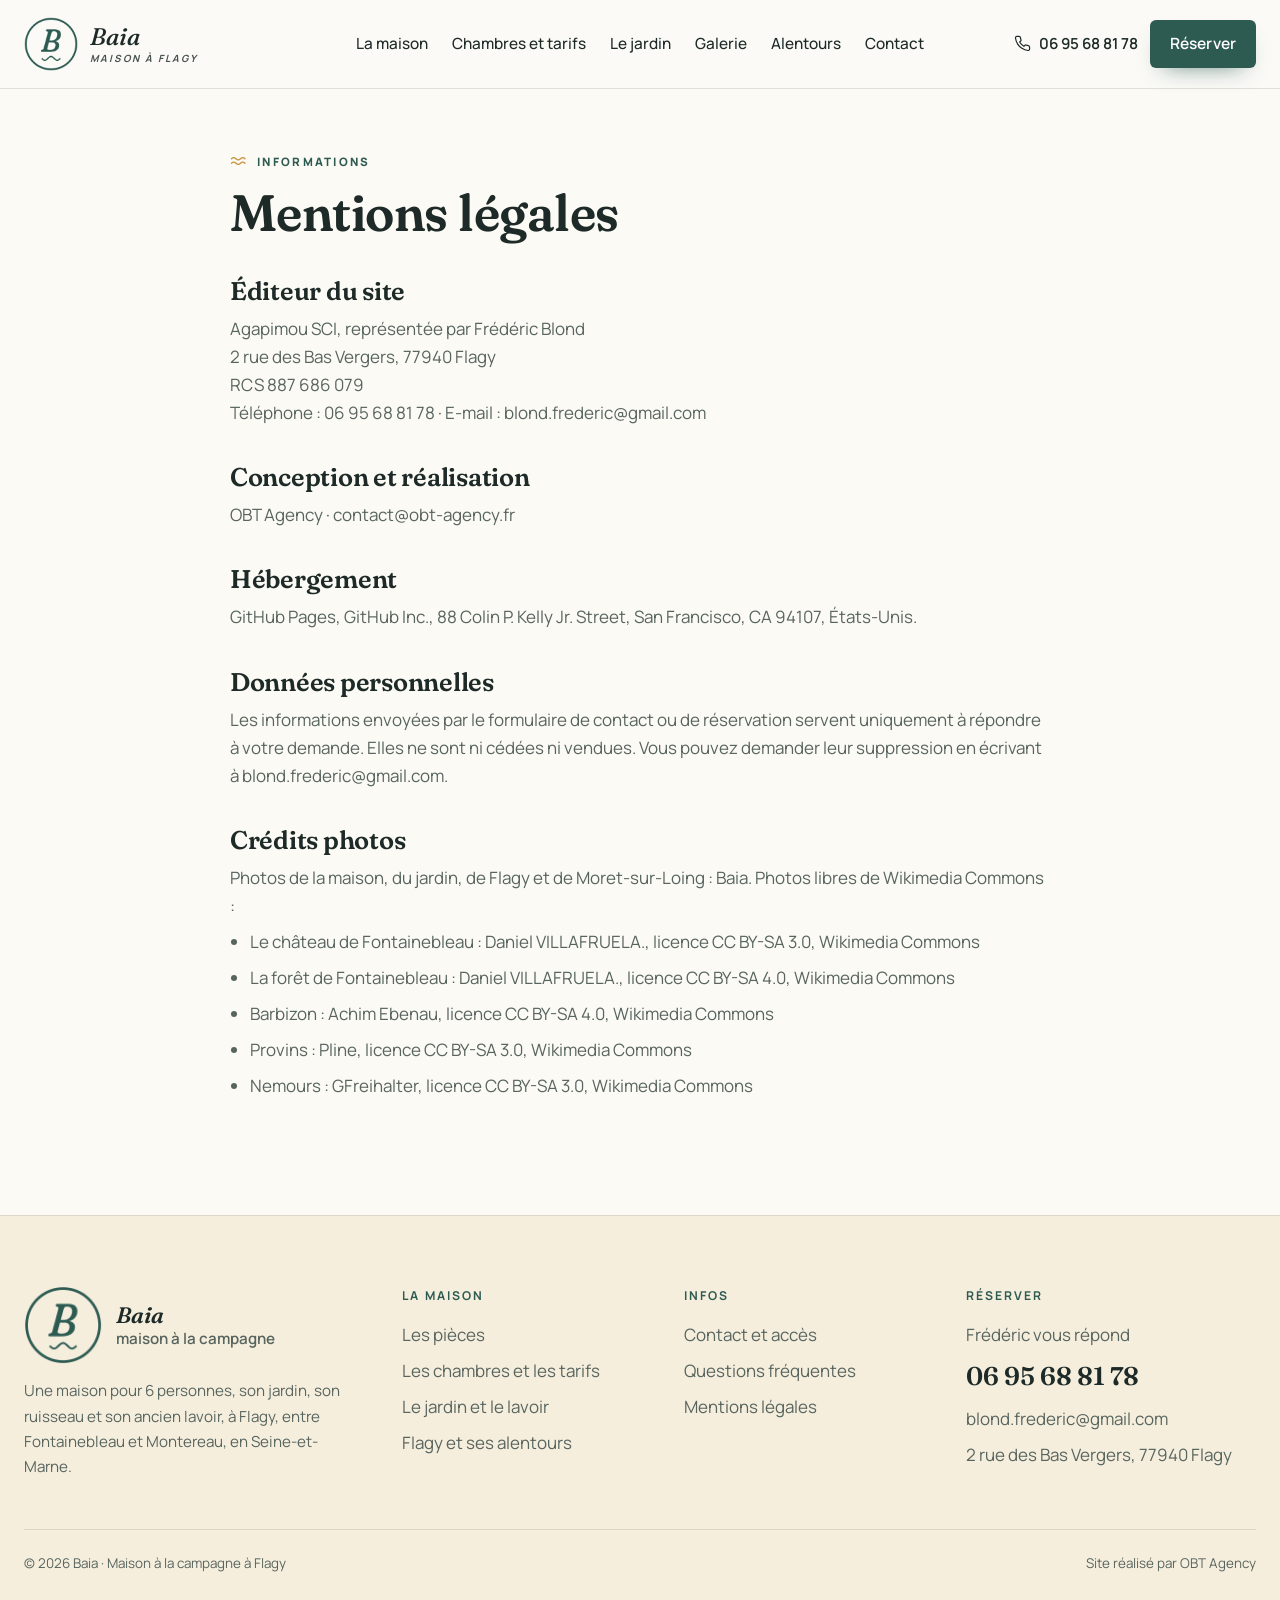
<file: mentions-legales.html>
<!doctype html>
<html lang="fr">
<head>
<meta charset="utf-8">
<meta name="viewport" content="width=device-width, initial-scale=1">
<meta name="robots" content="noindex, nofollow">
<title>Mentions légales · Baia</title>
<meta name="description" content="Mentions légales du site de Baia, maison à la campagne à Flagy.">
<link rel="icon" href="images/logo-couleur.png">
<link rel="preconnect" href="https://fonts.googleapis.com">
<link rel="preconnect" href="https://fonts.gstatic.com" crossorigin>
<link href="https://fonts.googleapis.com/css2?family=Fraunces:ital,opsz,wght@0,9..144,500;0,9..144,600;1,9..144,500&family=Manrope:wght@400;500;600;700;800&display=swap" rel="stylesheet">
<link rel="stylesheet" href="css/style.css">
</head>
<body data-page="mentions">
<header class="entete toujours-plein">
  <div class="conteneur barre">
    <a class="logo" href="index.html" aria-label="Baia, accueil"><span class="monogramme"><img class="blanc" src="images/logo-blanc.png" alt="" width="640" height="640"><img class="sombre" src="images/logo-couleur.png" alt="" width="640" height="640"></span><span class="nom">Baia<small>Maison à Flagy</small></span></a>
    <ul class="menu">
      <li><a href="index.html#maison">La maison</a></li><li><a href="index.html#chambres">Chambres et tarifs</a></li><li><a href="index.html#jardin">Le jardin</a></li><li><a href="index.html#galerie">Galerie</a></li><li><a href="index.html#activites">Alentours</a></li><li><a href="index.html#contact">Contact</a></li>
    </ul>
    <div class="actions">
      <a class="tel-entete" href="tel:+33695688178"><svg viewBox="0 0 24 24" fill="none" stroke="currentColor" stroke-width="1.7" stroke-linecap="round" stroke-linejoin="round" aria-hidden="true"><path d="M22 16.9v3a2 2 0 0 1-2.2 2 19.8 19.8 0 0 1-8.6-3.1 19.5 19.5 0 0 1-6-6A19.8 19.8 0 0 1 2.1 4.2 2 2 0 0 1 4.1 2h3a2 2 0 0 1 2 1.7c.1 1 .4 1.9.7 2.8a2 2 0 0 1-.5 2.1L8 9.9a16 16 0 0 0 6 6l1.3-1.3a2 2 0 0 1 2.1-.4c.9.3 1.8.6 2.8.7a2 2 0 0 1 1.7 2z"/></svg><span>06 95 68 81 78</span></a>
      <a class="btn btn-plein" href="index.html#contact" data-obt-reserve>Réserver</a>
      <button class="burger" aria-label="Menu" aria-expanded="false"><span></span></button>
    </div>
  </div>
</header>
<main>
<section class="section haut-page">
  <div class="conteneur texte-legal">
    <span class="surtitre"><svg viewBox="0 0 24 24" fill="none" stroke="currentColor" stroke-width="1.7" stroke-linecap="round" stroke-linejoin="round" aria-hidden="true"><path d="M2 9c2-2 4-2 6 0s4 2 6 0 4-2 6 0M2 15c2-2 4-2 6 0s4 2 6 0 4-2 6 0"/></svg>Informations</span>
    <h1>Mentions légales</h1>
    <h2>Éditeur du site</h2>
    <p>Agapimou SCI, représentée par Frédéric Blond<br>2 rue des Bas Vergers, 77940 Flagy<br>RCS 887 686 079<br>Téléphone : <a href="tel:+33695688178">06 95 68 81 78</a> · E-mail : <a href="mailto:blond.frederic@gmail.com">blond.frederic@gmail.com</a></p>
    <h2>Conception et réalisation</h2>
    <p>OBT Agency · <a href="mailto:contact@obt-agency.fr">contact@obt-agency.fr</a></p>
    <h2>Hébergement</h2>
    <p>GitHub Pages, GitHub Inc., 88 Colin P. Kelly Jr. Street, San Francisco, CA 94107, États-Unis.</p>
    <h2>Données personnelles</h2>
    <p>Les informations envoyées par le formulaire de contact ou de réservation servent uniquement à répondre à votre demande. Elles ne sont ni cédées ni vendues. Vous pouvez demander leur suppression en écrivant à blond.frederic@gmail.com.</p>
    <h2 id="credits">Crédits photos</h2>
    <p>Photos de la maison, du jardin, de Flagy et de Moret-sur-Loing : Baia. Photos libres de Wikimedia Commons :</p>
    <ul><li>Le château de Fontainebleau : Daniel VILLAFRUELA., licence CC BY-SA 3.0, <a href="https://commons.wikimedia.org/wiki/File:Ch%C3%A2teau_de_Fontainebleau-Cour_d%27honneur-20120722-.jpg" target="_blank" rel="noopener">Wikimedia Commons</a></li><li>La forêt de Fontainebleau : Daniel VILLAFRUELA., licence CC BY-SA 4.0, <a href="https://commons.wikimedia.org/wiki/File:For%C3%AAt_de_Fontainebleau-Rochers_du_Mont_Ussy_(7)-20180525.jpg" target="_blank" rel="noopener">Wikimedia Commons</a></li><li>Barbizon : Achim Ebenau, licence CC BY-SA 4.0, <a href="https://commons.wikimedia.org/wiki/File:Barbizon_Grande_Rue.png" target="_blank" rel="noopener">Wikimedia Commons</a></li><li>Provins : Pline, licence CC BY-SA 3.0, <a href="https://commons.wikimedia.org/wiki/File:Remparts_de_Provins_format_jpg_DSC_0398.jpg" target="_blank" rel="noopener">Wikimedia Commons</a></li><li>Nemours : GFreihalter, licence CC BY-SA 3.0, <a href="https://commons.wikimedia.org/wiki/File:Nemours_Ch%C3%A2teau_610.jpg" target="_blank" rel="noopener">Wikimedia Commons</a></li></ul>
  </div>
</section>
</main>
<footer class="pied">
  <div class="conteneur">
    <div class="grille">
      <div>
        <a class="logo-pied" href="index.html"><img src="images/logo-couleur.png" alt="Baia" width="640" height="640"><span>Baia<br><em>maison à la campagne</em></span></a>
        <p>Une maison pour 6 personnes, son jardin, son ruisseau et son ancien lavoir, à Flagy, entre Fontainebleau et Montereau, en Seine-et-Marne.</p>
      </div>
      <div><h4>La maison</h4><ul><li><a href="index.html#maison">Les pièces</a></li><li><a href="index.html#chambres">Les chambres et les tarifs</a></li><li><a href="index.html#jardin">Le jardin et le lavoir</a></li><li><a href="index.html#activites">Flagy et ses alentours</a></li></ul></div>
      <div><h4>Infos</h4><ul><li><a href="index.html#contact">Contact et accès</a></li><li><a href="index.html#questions">Questions fréquentes</a></li><li><a href="mentions-legales.html">Mentions légales</a></li></ul></div>
      <div><h4>Réserver</h4><ul><li>Frédéric vous répond<a class="tel-pied" href="tel:+33695688178">06 95 68 81 78</a></li><li><a href="mailto:blond.frederic@gmail.com">blond.frederic@gmail.com</a></li><li>2 rue des Bas Vergers, 77940 Flagy</li></ul></div>
    </div>
    <div class="bas"><span>© 2026 Baia · Maison à la campagne à Flagy</span><span>Site réalisé par OBT Agency</span></div>
  </div>
</footer>
<nav class="barre-mobile" aria-label="Contact rapide">
  <a class="appeler" href="tel:+33695688178"><svg viewBox="0 0 24 24" fill="none" stroke="currentColor" stroke-width="1.7" stroke-linecap="round" stroke-linejoin="round" aria-hidden="true"><path d="M22 16.9v3a2 2 0 0 1-2.2 2 19.8 19.8 0 0 1-8.6-3.1 19.5 19.5 0 0 1-6-6A19.8 19.8 0 0 1 2.1 4.2 2 2 0 0 1 4.1 2h3a2 2 0 0 1 2 1.7c.1 1 .4 1.9.7 2.8a2 2 0 0 1-.5 2.1L8 9.9a16 16 0 0 0 6 6l1.3-1.3a2 2 0 0 1 2.1-.4c.9.3 1.8.6 2.8.7a2 2 0 0 1 1.7 2z"/></svg> Appeler</a>
  <a href="index.html#contact" data-obt-reserve><svg viewBox="0 0 24 24" fill="none" stroke="currentColor" stroke-width="1.7" stroke-linecap="round" stroke-linejoin="round" aria-hidden="true"><rect x="3" y="5" width="18" height="16" rx="2"/><path d="M3 10h18M8 3v4M16 3v4M8 14h2M14 14h2M8 17h2"/></svg> Réserver</a>
</nav>
<script src="js/site.js"></script>
<div data-obt-booking data-obt-key="demo-baia" data-obt-api="https://demo-baia.obt.invalid" data-obt-form-key="demo" data-obt-form-endpoint="https://demo-baia.obt.invalid/envoi" data-obt-subject="Demande de réservation à Baia"></div>
<script src="js/obt-demo.js"></script>
<script src="https://obt-gestion.com/blocks/obt-booking.js" defer></script>
</body>
</html>
</file>
<file: css/style.css>
/* Baia : site OBT Agency, octobre 2026 (mécanique reprise d’Au Domaine de Chasse V2, habillage miel et vert d’eau en fin de fichier) */
:root{
  --fond:#fbf9f3;
  --creme:#f4efe2;
  --pierre:#e6dfcf;
  --glacier:#eef3e8;
  --encre:#1f2a22;
  --doux:#5c665d;
  --lac:#2e6040;
  --lac-fonce:#214a30;
  --lac-pale:#e1ebdc;
  --soleil:#c9962f;
  --blanc:#fff;
  --trait:rgba(31,42,34,.12);
  --r:8px;
  --titre:"Spectral",Georgia,serif;
  --texte:"Manrope",system-ui,sans-serif;
  --large:1240px;
}
*{box-sizing:border-box;margin:0;padding:0}
html{scroll-behavior:smooth}
body{background:var(--fond);color:var(--encre);font:400 17px/1.65 var(--texte);-webkit-font-smoothing:antialiased;overflow-x:hidden}
img{display:block;max-width:100%}
a{color:inherit;text-decoration:none}
button{font:inherit;cursor:pointer;border:0;background:none;color:inherit}
.conteneur{width:min(var(--large),100% - 48px);margin-inline:auto}
h1,h2,h3{font-family:var(--titre);font-weight:600;line-height:1.1;letter-spacing:-.015em;}
h2{font-size:clamp(2rem,3.6vw,3.05rem)}
h3{font-size:1.4rem}
em.it{font-style:italic;font-weight:500;color:var(--lac)}
.surtitre{display:inline-flex;align-items:center;gap:9px;font-size:.76rem;letter-spacing:.17em;text-transform:uppercase;font-weight:700;color:var(--lac);margin-bottom:14px}
.surtitre svg{width:18px;height:18px;flex:none;color:var(--soleil)}
.section{padding:clamp(72px,9vw,120px) 0}
.section.creme{background:var(--creme)}
.section.glacier{background:var(--glacier)}
.entete-section{display:flex;justify-content:space-between;align-items:end;gap:32px;margin-bottom:44px;flex-wrap:wrap}
.entete-section.centre{justify-content:center;text-align:center}
.petit{font-size:.9rem;color:var(--doux)}

/* Boutons */
.btn{display:inline-flex;align-items:center;gap:10px;padding:14px 24px;border-radius:999px;font-weight:600;font-size:.97rem;transition:transform .25s,background .25s,color .25s,box-shadow .25s;white-space:nowrap}
.btn svg{width:18px;height:18px;flex:none}
.btn-plein{background:var(--lac);color:#fff;box-shadow:0 10px 26px -12px rgba(46,96,64,.8)}
.btn-plein:hover{background:var(--lac-fonce);transform:translateY(-2px)}
.btn-blanc{background:#fff;color:var(--encre)}
.btn-blanc:hover{transform:translateY(-2px)}
.btn-contour{border:1.5px solid currentColor}
.btn-contour:hover{background:var(--encre);color:#fff;border-color:var(--encre)}
.btn-contour-blanc{border:1.5px solid rgba(255,255,255,.8);color:#fff}
.btn-contour-blanc:hover{background:#fff;color:var(--encre)}
.lien-fleche{display:inline-flex;align-items:center;gap:8px;white-space:nowrap;font-weight:600;color:var(--lac);border-bottom:1.5px solid transparent;transition:border-color .2s}
.lien-fleche:hover{border-color:currentColor}
.lien-fleche svg{width:18px;height:18px;flex:none}

/* Écran d'entrée : une photo et le logo, rien d'autre */
.loader{position:fixed;inset:0;z-index:200;display:grid;place-items:start center;background:#a9b88f;overflow:hidden;transform:translateY(0);transition:transform .9s cubic-bezier(.77,0,.18,1);will-change:transform}
.loader img.fond{position:absolute;inset:0;width:100%;height:100%;object-fit:cover;object-position:center 60%;animation:loaderZoom 3.2s ease-out forwards}
.loader .logo-entree{position:relative;margin-top:12vh;width:min(440px,72vw);height:auto;filter:drop-shadow(0 2px 14px rgba(10,30,50,.35));opacity:0;animation:apparait 1s .3s ease forwards}
.loader.fini{transform:translateY(-100%)}
@keyframes loaderZoom{from{transform:scale(1.08)}to{transform:scale(1)}}
@keyframes apparait{to{opacity:1}}

/* Logo */
.logo{display:block;position:relative;width:150px}
.logo img{width:100%;height:auto;transition:opacity .3s}
.logo .sombre{position:absolute;inset:0;opacity:0}
.entete.plein .logo .blanc,.entete.toujours-plein .logo .blanc,.entete.menu-ouvert .logo .blanc{opacity:0}
.entete.plein .logo .sombre,.entete.toujours-plein .logo .sombre,.entete.menu-ouvert .logo .sombre{opacity:1}
.logo-pied img{width:190px;height:auto}

/* En-tête */
.entete{position:fixed;top:0;left:0;right:0;z-index:100;transition:background .35s,box-shadow .35s,color .35s;color:#fff}
.entete::before{content:"";position:absolute;inset:0 0 -30px;background:linear-gradient(180deg,rgba(14,24,16,.42),transparent);pointer-events:none;transition:opacity .35s}
.entete.plein::before,.entete.toujours-plein::before{opacity:0}
.entete .barre{position:relative;display:grid;grid-template-columns:1fr auto 1fr;align-items:center;gap:20px;height:84px}
.entete.plein,.entete.toujours-plein{background:rgba(251,250,247,.96);backdrop-filter:blur(10px);color:var(--encre);box-shadow:0 1px 0 var(--trait)}
.menu{display:flex;gap:28px;align-items:center;justify-content:center}
.menu>li{list-style:none;position:relative}
.menu a,.menu .ouvrir{font-weight:500;font-size:.96rem;display:inline-flex;align-items:center;gap:6px;padding:8px 0;position:relative;line-height:1.2}
.menu a::after,.menu .ouvrir::after{content:"";position:absolute;left:0;bottom:2px;height:1.5px;width:0;background:currentColor;transition:width .3s}
.menu a:hover::after,.menu .ouvrir:hover::after,.menu a.actif::after,.menu .ouvrir.actif::after{width:100%}
.menu .ouvrir svg{width:12px;height:12px;transition:transform .25s}
.sous-menu{position:absolute;top:calc(100% + 10px);left:50%;transform:translate(-50%,8px);background:#fff;color:var(--encre);border-radius:16px;box-shadow:0 24px 60px -20px rgba(31,42,34,.38);padding:10px;min-width:300px;opacity:0;visibility:hidden;transition:.25s}
.menu li:hover .sous-menu,.menu li:focus-within .sous-menu{opacity:1;visibility:visible;transform:translate(-50%,0)}
.menu li:hover .ouvrir svg{transform:rotate(180deg)}
.sous-menu a{display:flex;align-items:center;gap:12px;padding:8px;border-radius:10px;width:100%}
.sous-menu a::after{display:none}
.sous-menu a:hover{background:var(--glacier)}
.sous-menu img{width:56px;height:42px;object-fit:cover;border-radius:7px}
.sous-menu small{display:block;color:var(--doux);font-size:.78rem}
.sous-menu .tous{justify-content:center;font-weight:600;color:var(--lac);margin-top:4px;border-top:1px solid var(--trait);border-radius:0 0 10px 10px}
.entete .actions{display:flex;justify-content:flex-end;align-items:center;gap:12px}
.tel-entete{display:inline-flex;align-items:center;gap:8px;font-weight:600;font-size:.95rem}
.tel-entete svg{width:17px;height:17px}
.entete .btn{padding:11px 20px}
.burger{display:none;width:44px;height:44px;border-radius:50%;place-items:center}
.burger span{display:block;width:22px;height:1.8px;background:currentColor;position:relative}
.burger span::before,.burger span::after{content:"";position:absolute;left:0;width:22px;height:1.8px;background:currentColor}
.burger span::before{top:-7px}.burger span::after{top:7px}

/* Hero : trois photos en fondu */
.hero{position:relative;height:100svh;min-height:640px;color:#fff;overflow:hidden;display:flex;align-items:flex-end}
.hero .diapos{position:absolute;inset:0}
.hero .diapos img.fond{position:absolute;inset:0;width:100%;height:100%;object-fit:cover;opacity:0;transition:opacity 1.6s ease}
.hero .diapos img.fond.actif{opacity:1;animation:lent 7s ease-out forwards}
.hero .diapos img.fond:first-child{object-position:22% center}
@keyframes lent{from{transform:scale(1.08)}to{transform:scale(1)}}
.hero::after{content:"";position:absolute;inset:0;background:linear-gradient(90deg,rgba(14,24,16,.55) 0%,rgba(14,24,16,.18) 55%,rgba(14,24,16,0) 78%),linear-gradient(180deg,rgba(14,24,16,.3) 0%,rgba(14,24,16,0) 26%,rgba(14,24,16,0) 45%,rgba(14,24,16,.62) 100%)}
.hero .contenu{position:relative;z-index:2;padding-bottom:clamp(48px,8vh,88px);width:min(var(--large),100% - 48px);margin-inline:auto}
.hero h1{font-size:clamp(2.6rem,5.2vw,4.7rem);max-width:15ch;text-shadow:0 2px 30px rgba(0,0,0,.25)}
.hero h1 em{font-weight:500}
.hero .sous{font-size:clamp(1.02rem,1.5vw,1.2rem);margin:18px 0 30px;max-width:50ch;opacity:.96}
.hero .boutons{display:flex;gap:12px;flex-wrap:wrap}
.note-heros{display:inline-flex;align-items:center;gap:10px;margin-bottom:20px;font-size:15px;padding:9px 18px;border-radius:999px;background:rgba(255,255,255,.14);border:1px solid rgba(255,255,255,.34);backdrop-filter:blur(10px);-webkit-backdrop-filter:blur(10px)}
.note-heros strong{font-size:17px}
.note-heros:hover span:last-child{text-decoration:underline}
.etoiles{color:var(--soleil);letter-spacing:2px;font-size:1rem}

/* Bande de chiffres */
.chiffres{background:#fff;border-bottom:1px solid var(--trait)}
.chiffres .grille{display:grid;grid-template-columns:repeat(5,1fr)}
.chiffres .item{padding:30px 18px;text-align:center;border-right:1px solid var(--trait)}
.chiffres .item:last-child{border-right:0}
.chiffres strong{display:block;font-family:var(--titre);font-size:2rem;font-weight:600;color:var(--lac);line-height:1.15}
.chiffres span{font-size:.9rem;color:var(--doux)}

/* Rail des hébergements : trois cartes visibles, qui défilent */
.rail{position:relative}
.rail-piste{display:grid;grid-auto-flow:column;grid-auto-columns:calc((100% - 40px) / 3);gap:20px;overflow-x:auto;scroll-snap-type:x mandatory;scroll-behavior:smooth;padding:4px 2px 26px;scrollbar-width:none}
.rail-piste::-webkit-scrollbar{display:none}
.rail-piste>*{scroll-snap-align:start}
.rail-fleches{display:flex;gap:10px;justify-content:flex-end}
.rail-fleches button{width:48px;height:48px;border-radius:50%;border:1.5px solid var(--trait);display:grid;place-items:center;background:#fff;transition:.25s}
.rail-fleches button:hover{background:var(--lac);color:#fff;border-color:var(--lac)}
.rail-fleches svg{width:20px;height:20px}

/* Cartes des hébergements */
.carte-gite{background:#fff;border-radius:var(--r);overflow:hidden;box-shadow:0 1px 0 var(--trait),0 18px 40px -28px rgba(31,42,34,.45);display:flex;flex-direction:column;transition:transform .35s,box-shadow .35s}
.carte-gite:hover{transform:translateY(-6px);box-shadow:0 1px 0 var(--trait),0 30px 60px -30px rgba(31,42,34,.5)}
.carte-gite .visuel{aspect-ratio:4/3;overflow:hidden;position:relative}
.carte-gite .visuel img{width:100%;height:100%;object-fit:cover;transition:transform .8s}
.carte-gite:hover .visuel img{transform:scale(1.06)}
.carte-gite .etiquette{position:absolute;top:14px;left:14px;background:rgba(255,255,255,.94);color:var(--encre);font-size:.76rem;font-weight:700;padding:6px 12px;border-radius:999px}
.carte-gite .corps{padding:22px 22px 24px;display:flex;flex-direction:column;gap:10px;flex:1}
.carte-gite h3{font-size:1.6rem}
.carte-gite p{color:var(--doux);font-size:.95rem;flex:1}
.pastilles{display:flex;flex-wrap:wrap;gap:6px}
.pastilles span{font-size:.78rem;font-weight:600;background:var(--lac-pale);color:var(--lac-fonce);padding:5px 10px;border-radius:999px}

/* Bloc photos + texte */
.duo{display:grid;grid-template-columns:1.05fr 1fr;gap:clamp(36px,6vw,90px);align-items:center}
.duo.inverse{grid-template-columns:1fr 1.05fr}
.duo.inverse>:first-child{order:2}
.duo-texte p{color:var(--doux);margin-top:16px}
.duo-texte p strong{color:var(--encre);font-weight:600}
.duo-texte .btn,.duo-texte>.lien-fleche{margin-top:28px}
.duo-photos{display:grid;grid-template-columns:1.25fr 1fr;grid-template-rows:minmax(0,1fr) minmax(0,1fr);gap:14px;height:clamp(420px,46vw,600px)}
.duo-photos img{width:100%;height:100%;min-height:0;object-fit:cover;border-radius:var(--r)}
.duo-photos img:first-child{grid-row:span 2}
.duo-photos.paysage{grid-template-columns:1fr 1fr;grid-template-rows:minmax(0,1.35fr) minmax(0,1fr)}
.duo-photos.paysage img:first-child{grid-row:auto;grid-column:span 2}
.signature{display:flex;align-items:center;gap:14px;margin-top:26px;padding-top:22px;border-top:1px solid var(--trait)}
.signature .rond{width:52px;height:52px;border-radius:50%;background:var(--lac);color:#fff;display:grid;place-items:center;font-family:var(--titre);font-style:italic;font-size:1.4rem}
.signature small{display:block;color:var(--doux);font-size:.88rem}
.signature+.lien-fleche{margin-top:22px}
.menu-mini{display:grid;grid-template-columns:1fr 1fr;gap:12px;margin-top:24px}
.menu-mini div{background:#fff;border:1px solid var(--trait);border-radius:var(--r);padding:16px 18px;display:flex;flex-direction:column}
.menu-mini span{font-size:.86rem;color:var(--doux)}
.menu-mini strong{font-family:var(--titre);font-size:1.9rem;color:var(--lac);line-height:1.1}
.menu-mini+.petit{margin-top:10px}

/* Petits blocs « compris » : trois par ligne */
.compris{display:grid;grid-template-columns:repeat(3,1fr);gap:14px}
.compris .bloc{background:#fff;border-radius:var(--r);padding:18px 20px;display:flex;align-items:center;gap:14px;border:1px solid var(--trait)}
.compris .bloc svg{width:28px;height:28px;flex:none;color:var(--lac)}
.compris .bloc strong{display:block;font-size:.97rem;line-height:1.25}
.compris .bloc small{color:var(--doux);font-size:.84rem}

/* Mosaïque */
.mosaique{display:grid;grid-auto-flow:dense;grid-template-columns:repeat(4,1fr);grid-auto-rows:220px;gap:12px}
.mosaique button{position:relative;overflow:hidden;border-radius:var(--r);display:block;padding:0}
.mosaique button img{width:100%;height:100%;object-fit:cover;transition:transform .7s}
.mosaique button:hover img{transform:scale(1.05)}
.mosaique .grand{grid-column:span 2;grid-row:span 2}
.mosaique .large{grid-column:span 2}
.mosaique .haut{grid-row:span 2}
.mosaique button span{position:absolute;left:12px;bottom:12px;background:rgba(255,255,255,.94);color:var(--encre);font-size:.78rem;font-weight:600;padding:5px 10px;border-radius:999px;opacity:0;transform:translateY(6px);transition:.3s}
.mosaique button:hover span{opacity:1;transform:none}

/* Avis */
.avis-grille{display:grid;grid-template-columns:repeat(3,1fr);gap:20px}
.avis{background:#fff;border-radius:var(--r);padding:28px;border:1px solid var(--trait);display:flex;flex-direction:column;gap:16px}
.avis blockquote{font-family:var(--titre);font-size:1.12rem;line-height:1.5}
.avis footer{display:flex;justify-content:space-between;align-items:center;color:var(--doux);font-size:.88rem;margin-top:auto}
.avis footer strong{color:var(--encre)}
.avis-seul{margin-top:16px}
.avis-seul .etoiles span{color:var(--encre);font-weight:600;letter-spacing:0;margin-left:6px}

/* Activités */
.activites{display:grid;grid-template-columns:repeat(4,1fr);gap:16px}
.activite{position:relative;border-radius:var(--r);overflow:hidden;aspect-ratio:3/4;color:#fff;display:flex;align-items:flex-end}
.activite img{position:absolute;inset:0;width:100%;height:100%;object-fit:cover;transition:transform .8s}
.activite:hover img{transform:scale(1.06)}
.activite::after{content:"";position:absolute;inset:0;background:linear-gradient(180deg,transparent 45%,rgba(14,26,16,.78))}
.activite .txt{position:relative;z-index:2;padding:20px}
.activite h3{font-size:1.3rem}
.activite small{font-size:.85rem;opacity:.92}
.activite.large{grid-column:span 2;aspect-ratio:auto}
.credit{font-size:.75rem;color:var(--doux);margin-top:18px}
.credit a{text-decoration:underline}
.credit+.credit{margin-top:4px}

/* Bande d'appel */
.appel{position:relative;color:#fff;overflow:hidden}
.appel img{position:absolute;inset:0;width:100%;height:100%;object-fit:cover}
.appel::after{content:"";position:absolute;inset:0;background:linear-gradient(90deg,rgba(22,50,32,.84),rgba(22,50,32,.3))}
.appel .conteneur{position:relative;z-index:2;padding:clamp(80px,10vw,130px) 0}
.appel h2{max-width:18ch}
.appel p{max-width:48ch;margin:16px 0 28px;opacity:.92}
.appel .boutons{display:flex;gap:12px;flex-wrap:wrap}

/* Contact */
.contact-grille{display:grid;grid-template-columns:1fr 1.15fr;gap:clamp(30px,5vw,70px);align-items:start}
.intro-contact{color:var(--doux);margin-top:14px}
.coordonnees{display:flex;flex-direction:column;gap:12px;margin-top:24px}
.coordonnees a{display:flex;gap:14px;align-items:center;background:#fff;border:1px solid var(--trait);border-radius:var(--r);padding:14px 18px}
.coordonnees svg{width:22px;height:22px;color:var(--lac);flex:none}
.coordonnees small{display:block;color:var(--doux);font-size:.82rem}
.coordonnees strong{font-weight:600}
.note-carte{display:flex;align-items:center;gap:14px;margin-top:12px;background:var(--encre);color:#fff;border-radius:var(--r);padding:14px 18px}
.note-carte>strong{font-family:var(--titre);font-size:2rem;line-height:1}
.note-carte small{display:block;font-size:.85rem;opacity:.85}
.carte-maps{margin-top:16px;border-radius:var(--r);overflow:hidden;border:1px solid var(--trait);height:300px;background:var(--pierre)}
.carte-maps iframe{width:100%;height:100%;border:0;display:block}
form.formulaire{background:#fff;border-radius:18px;padding:clamp(24px,3.5vw,40px);box-shadow:0 30px 70px -40px rgba(31,42,34,.45);display:grid;grid-template-columns:1fr 1fr;gap:16px}
.formulaire h3{grid-column:1/-1;font-size:1.7rem}
.formulaire .plein-l{grid-column:1/-1}
.formulaire label,.formulaire .etiquette-champ{display:flex;flex-direction:column;gap:6px;font-size:.85rem;font-weight:600}
.formulaire .etiquette-champ{margin-bottom:8px}
.formulaire input,.formulaire select,.formulaire textarea{font:inherit;font-weight:400;font-size:1rem;padding:13px 15px;border:1.5px solid var(--trait);border-radius:10px;background:var(--fond);color:var(--encre);transition:border-color .2s;width:100%}
.formulaire input:focus,.formulaire select:focus,.formulaire textarea:focus{outline:none;border-color:var(--lac)}
.formulaire textarea{min-height:120px;resize:vertical}
.formulaire .choix-gites{display:flex;flex-wrap:wrap;gap:8px}
.formulaire .choix-gites label{flex-direction:row;align-items:center;gap:8px;font-weight:500;background:var(--fond);border:1.5px solid var(--trait);border-radius:999px;padding:8px 14px;cursor:pointer}
.formulaire .choix-gites input,.formulaire .choix-table input{width:auto;accent-color:var(--lac)}
.formulaire .choix-table{flex-direction:row;align-items:center;gap:10px;font-weight:500;background:var(--glacier);border-radius:10px;padding:12px 14px}
.formulaire .envoyer{grid-column:1/-1;justify-content:center;padding:16px}
.formulaire .merci{grid-column:1/-1;background:var(--lac-pale);color:var(--lac-fonce);border-radius:10px;padding:14px;font-weight:600;display:none}
.formulaire.envoye .merci{display:block}

/* FAQ */
.faq{max-width:860px;margin-inline:auto}
.faq details{border-bottom:1px solid var(--trait)}
.faq summary{list-style:none;cursor:pointer;display:flex;justify-content:space-between;align-items:center;gap:20px;padding:22px 0;font-family:var(--titre);font-size:1.28rem;font-weight:600}
.faq summary::-webkit-details-marker{display:none}
.faq summary::after{content:"+";font-family:var(--texte);font-size:1.6rem;font-weight:300;color:var(--lac);transition:transform .3s}
.faq details[open] summary::after{transform:rotate(45deg)}
.faq details p{padding:0 0 22px;color:var(--doux);max-width:70ch}

/* Accès et infos pratiques */
.acces{list-style:none;display:flex;flex-direction:column;gap:12px;margin-top:24px}
.acces li{display:flex;gap:14px;align-items:flex-start;background:#fff;border:1px solid var(--trait);border-radius:var(--r);padding:14px 18px;color:var(--doux);font-size:.95rem}
.acces li>svg{width:22px;height:22px;color:var(--lac);flex:none;margin-top:2px}
.acces strong{display:block;color:var(--encre);font-weight:600}
.acces strong.seul{display:inline;font-weight:500;color:var(--doux)}
.duo-texte .acces{margin-top:24px}

/* Pied de page */
.pied{background:var(--creme);padding:70px 0 30px;border-top:1px solid var(--trait)}
.pied .grille{display:grid;grid-template-columns:1.4fr 1fr 1fr 1.2fr;gap:40px}
.pied h4{font-size:.76rem;letter-spacing:.17em;text-transform:uppercase;color:var(--lac);margin-bottom:14px}
.pied ul{list-style:none;display:flex;flex-direction:column;gap:8px;color:var(--doux)}
.pied ul a:hover{color:var(--encre)}
.pied p{color:var(--doux);margin-top:14px;font-size:.95rem}
.pied .bas{display:flex;justify-content:space-between;gap:20px;margin-top:50px;padding-top:22px;border-top:1px solid var(--trait);font-size:.84rem;color:var(--doux);flex-wrap:wrap}
.pied .tel-pied{font-family:var(--titre);font-size:1.6rem;font-weight:600;color:var(--encre);display:block;margin-top:6px}

/* Barre d'appel mobile */
.barre-mobile{display:none}

/* Page intérieure : bandeau */
.bandeau{position:relative;height:clamp(420px,62vh,620px);color:#fff;display:flex;align-items:flex-end;overflow:hidden}
.bandeau.court{height:clamp(360px,48vh,480px)}
.bandeau img{position:absolute;inset:0;width:100%;height:100%;object-fit:cover}
.bandeau::after{content:"";position:absolute;inset:0;background:linear-gradient(180deg,rgba(14,24,16,.42),rgba(14,24,16,0) 35%,rgba(14,24,16,.62))}
.bandeau .conteneur{position:relative;z-index:2;padding-bottom:56px}
.bandeau h1{font-size:clamp(2.6rem,5.6vw,4.6rem)}
.bandeau p{font-size:1.12rem;margin-top:12px;max-width:56ch;opacity:.95}
.fil{font-size:.85rem;opacity:.85;margin-bottom:14px}
.fil a{text-decoration:underline;text-underline-offset:3px}

/* Fiche d'un hébergement */
.fiche{display:grid;grid-template-columns:1.5fr 1fr;gap:clamp(30px,5vw,70px);align-items:start}
.fiche .intro p{color:var(--doux);margin-top:16px;font-size:1.06rem}
.fiche .intro p.chapo{font-size:1.24rem;color:var(--encre);font-family:var(--titre);line-height:1.45}
.titre-equip{margin-top:44px}
.encart{position:sticky;top:110px;background:#fff;border-radius:18px;padding:28px;box-shadow:0 30px 70px -40px rgba(31,42,34,.45);border:1px solid var(--trait)}
.encart .ligne{display:flex;justify-content:space-between;gap:16px;padding:11px 0;border-bottom:1px solid var(--trait);font-size:.96rem}
.encart .ligne span{color:var(--doux)}
.encart .ligne strong{text-align:right}
.encart .btn{width:100%;justify-content:center;margin-top:14px}
.petit-encart{font-size:.8rem;color:var(--doux);margin-top:14px;text-align:center}
.pieces{display:grid;grid-template-columns:repeat(3,1fr);gap:14px;margin-top:40px}
.pieces.sans-marge{margin-top:0}
.piece{background:#fff;border:1px solid var(--trait);border-radius:var(--r);padding:18px}
.piece svg{width:26px;height:26px;color:var(--lac);margin-bottom:10px}
.piece strong{display:block;font-size:1rem}
.piece small{color:var(--doux);font-size:.88rem;display:block;margin-top:2px}
.equipements{display:flex;flex-wrap:wrap;gap:8px;margin-top:18px}
.equipements span{background:var(--creme);border-radius:999px;padding:7px 14px;font-size:.88rem}
.autres-gites{display:grid;grid-template-columns:repeat(3,1fr);gap:20px}

/* Tarifs */
.tarifs{background:#fff;border-radius:18px;border:1px solid var(--trait);padding:clamp(18px,3vw,34px);box-shadow:0 30px 70px -45px rgba(31,42,34,.4)}
.tableau-defile{overflow-x:auto}
.tarifs table{width:100%;border-collapse:collapse;min-width:560px}
.tarifs caption{text-align:left;font-family:var(--titre);font-size:1.3rem;font-weight:600;margin-bottom:14px}
.tarifs th,.tarifs td{padding:14px 16px;text-align:left;border-bottom:1px solid var(--trait);vertical-align:top}
.tarifs thead th{font-size:.82rem;text-transform:uppercase;letter-spacing:.08em;color:var(--lac);font-weight:700;background:var(--glacier)}
.tarifs thead th:first-child{border-radius:10px 0 0 10px}
.tarifs thead th:last-child{border-radius:0 10px 10px 0}
.tarifs tbody th{font-weight:600}
.tarifs td{font-family:var(--titre);font-size:1.18rem;font-weight:600}
.notes-tarifs{list-style:none;margin-top:18px;display:grid;grid-template-columns:1fr 1fr;gap:8px 24px;color:var(--doux);font-size:.92rem}
.notes-tarifs li{padding-left:18px;position:relative}
.notes-tarifs li::before{content:"";position:absolute;left:0;top:.6em;width:7px;height:7px;border-radius:50%;background:var(--soleil)}

/* Sommaire des hébergements */
.aparte{display:flex;gap:14px;align-items:flex-start;background:var(--glacier);border-radius:var(--r);padding:18px 22px;margin-bottom:clamp(40px,6vw,70px);color:var(--doux)}
.aparte svg{width:24px;height:24px;color:var(--lac);flex:none;margin-top:2px}
.aparte strong{color:var(--encre)}
.sommaire{display:flex;flex-direction:column;gap:clamp(50px,7vw,90px)}
.ligne-gite{display:grid;grid-template-columns:1.25fr 1fr;gap:clamp(30px,5vw,70px);align-items:center}
.ligne-gite:nth-child(even) .photos-gite{order:2}
.photos-gite{display:grid;grid-template-columns:2fr 1fr;grid-template-rows:minmax(0,1fr) minmax(0,1fr);gap:12px;height:clamp(340px,36vw,470px)}
.photos-gite img{width:100%;height:100%;min-height:0;object-fit:cover;border-radius:var(--r)}
.photos-gite img:first-child{grid-row:span 2}
.ligne-gite .numero{font-family:var(--titre);font-style:italic;color:var(--lac);font-size:1.1rem}
.ligne-gite h2{margin:6px 0 12px}
.ligne-gite p{color:var(--doux)}
.ligne-gite .pastilles{margin:18px 0 26px}
.ligne-gite .boutons{display:flex;gap:12px;flex-wrap:wrap}

/* La table : deux ardoises */
.carte-repas{display:grid;grid-template-columns:1fr 1fr;gap:24px}
.ardoise{background:#fff;border:1px solid var(--trait);border-radius:18px;padding:clamp(26px,3.5vw,44px);position:relative;overflow:hidden}
.ardoise::before{content:"";position:absolute;left:0;top:0;right:0;height:6px;background:linear-gradient(90deg,var(--lac),var(--soleil))}
.ardoise>svg{width:38px;height:38px;color:var(--lac);margin-bottom:16px}
.ardoise .prix{font-family:var(--titre);font-size:2.6rem;font-weight:600;color:var(--lac);margin:8px 0 18px;line-height:1}
.ardoise .prix small{font-family:var(--texte);font-size:.95rem;font-weight:500;color:var(--doux)}
.ardoise ul{list-style:none;display:flex;flex-direction:column;gap:10px}
.ardoise li{padding:0 0 10px 20px;border-bottom:1px dashed var(--trait);position:relative}
.ardoise li::before{content:"";position:absolute;left:0;top:.6em;width:7px;height:7px;border-radius:50%;background:var(--soleil)}
.ardoise .horaire{display:flex;gap:10px;align-items:center;margin-top:20px;color:var(--doux);font-size:.92rem}
.ardoise .horaire svg{width:20px;height:20px;color:var(--lac);flex:none}

/* Le hameau : frise */
.frise{list-style:none;display:grid;grid-template-columns:repeat(5,1fr);gap:18px;position:relative}
.frise::before{content:"";position:absolute;left:0;right:0;top:15px;height:2px;background:linear-gradient(90deg,var(--pierre),var(--lac))}
.frise li{position:relative;padding-top:42px}
.frise li::before{content:"";position:absolute;top:7px;left:0;width:18px;height:18px;border-radius:50%;background:var(--fond);border:3px solid var(--lac)}
.frise .annee{font-family:var(--titre);font-style:italic;font-size:1.3rem;color:var(--lac)}
.frise strong{display:block;margin:4px 0 6px;font-size:1.02rem}
.frise p{color:var(--doux);font-size:.92rem}

/* La région */
.bloc-region{margin-bottom:clamp(50px,7vw,90px)}
.photo-region{width:100%;aspect-ratio:4/3;object-fit:cover;border-radius:var(--r)}

/* Visionneuse : photo entière, jamais recadrée */
.visionneuse{position:fixed;inset:0;z-index:300;background:rgba(14,22,16,.94);display:none;align-items:center;justify-content:center;flex-direction:column;gap:16px;padding:24px}
.visionneuse.ouverte{display:flex}
.visionneuse img{max-width:min(1200px,92vw);max-height:72vh;object-fit:contain;border-radius:8px}
.visionneuse .legende{color:#fff;font-size:.95rem;opacity:.9}
.visionneuse button{position:absolute;color:#fff;width:52px;height:52px;border-radius:50%;background:rgba(255,255,255,.12);display:grid;place-items:center;font-size:1.6rem;line-height:1}
.visionneuse button:hover{background:rgba(255,255,255,.25)}
.visionneuse .fermer{top:20px;right:20px}
.visionneuse .prec{left:20px;top:50%;transform:translateY(-50%)}
.visionneuse .suiv{right:20px;top:50%;transform:translateY(-50%)}

/* Mentions */
.haut-page{padding-top:150px}
.texte-legal{max-width:820px}
.texte-legal h1{font-size:clamp(2.2rem,4vw,3.2rem)}
.texte-legal h2{font-size:1.6rem;margin:36px 0 10px}
.texte-legal p,.texte-legal li{color:var(--doux);margin-top:8px}
.texte-legal ul{padding-left:20px}

/* Apparition au défilement */
[data-reveal]{opacity:0;transform:translateY(26px);transition:opacity .9s ease,transform .9s ease}
[data-reveal].vu{opacity:1;transform:none}
@media (prefers-reduced-motion:reduce){
  [data-reveal]{opacity:1;transform:none;transition:none}
  .hero .diapos img.fond.actif,.loader img.fond{animation:none}
  html{scroll-behavior:auto}
}

/* Responsive */
@media (max-width:1100px){
  .rail-piste{grid-auto-columns:calc((100% - 20px) / 2)}
  .activites{grid-template-columns:repeat(2,1fr)}
  .menu{gap:18px}
  .tel-entete span{display:none}
  .frise{grid-template-columns:repeat(3,1fr);row-gap:30px}
}
@media (max-width:900px){
  .entete .barre{grid-template-columns:auto 1fr auto;height:70px}
  .logo{width:120px}
  .menu{display:none}
  .burger{display:grid}
  .entete .btn{display:none}
  .entete.menu-ouvert{background:var(--fond);color:var(--encre)}
  .entete.menu-ouvert::before{opacity:0}
  .entete.menu-ouvert .menu{display:flex;position:fixed;top:70px;left:0;right:0;bottom:0;flex-direction:column;align-items:flex-start;justify-content:flex-start;gap:4px;background:var(--fond);padding:24px;overflow:auto}
  .entete.menu-ouvert .menu a,.entete.menu-ouvert .menu .ouvrir{font-family:var(--titre);font-size:1.6rem;padding:8px 0}
  .entete.menu-ouvert .sous-menu{position:static;opacity:1;visibility:visible;transform:none;box-shadow:none;background:transparent;padding:0 0 10px;min-width:0}
  .entete.menu-ouvert .sous-menu a{font-family:var(--texte);font-size:1rem}
  .chiffres .grille{grid-template-columns:repeat(2,1fr)}
  .chiffres .item{border-bottom:1px solid var(--trait)}
  .chiffres .item:last-child{grid-column:span 2}
  .duo,.duo.inverse,.contact-grille,.fiche,.ligne-gite,.carte-repas{grid-template-columns:1fr}
  .duo.inverse>:first-child,.ligne-gite:nth-child(even) .photos-gite{order:0}
  .compris,.avis-grille,.pieces,.autres-gites,.notes-tarifs{grid-template-columns:1fr 1fr}
  .mosaique{grid-template-columns:repeat(2,1fr);grid-auto-rows:170px}
  .pied .grille{grid-template-columns:1fr 1fr}
  .encart{position:static}
  .barre-mobile{display:grid;grid-template-columns:1fr 1fr;gap:8px;position:fixed;left:10px;right:10px;bottom:10px;z-index:90;background:rgba(255,255,255,.96);backdrop-filter:blur(10px);border-radius:999px;padding:6px;box-shadow:0 14px 40px -12px rgba(31,42,34,.45)}
  .barre-mobile a{display:flex;justify-content:center;align-items:center;gap:8px;padding:12px;border-radius:999px;font-weight:600;font-size:.95rem}
  .barre-mobile a svg{width:18px;height:18px}
  .barre-mobile .appeler{background:var(--lac);color:#fff}
  body{padding-bottom:76px}
}
@media (max-width:600px){
  body{font-size:16px}
  .conteneur{width:calc(100% - 32px)}
  .hero .contenu{width:calc(100% - 32px)}
  .rail-piste{grid-auto-columns:86%}
  .compris,.avis-grille,.pieces,.autres-gites,.activites,.notes-tarifs,.frise{grid-template-columns:1fr}
  .frise::before{display:none}
  .activite,.activite.large{grid-column:auto;aspect-ratio:4/3.4}
  .duo-photos{height:380px}
  .photos-gite{height:300px}
  .mosaique{grid-auto-rows:140px}
  .pied .grille{grid-template-columns:1fr}
  form.formulaire{grid-template-columns:1fr}
  .hero .boutons .btn{flex:1;justify-content:center}
  .formulaire .choix-gites label{flex:1 1 45%}
  .entete-section{margin-bottom:30px}
  .note-heros{padding:7px 14px;font-size:13.5px;gap:8px}
  .menu-mini{grid-template-columns:1fr}
}

/* Réservation en ligne : bloc des pages et habillage du panneau OBT */
.bloc-resa{display:grid;grid-template-columns:1fr 1fr;gap:clamp(30px,5vw,70px);align-items:center}
.bloc-resa .boutons,.entete-section .boutons{display:flex;gap:12px;flex-wrap:wrap;margin-top:26px}
.entete-section .boutons{margin-top:0}
.bloc-resa .petit{margin-top:18px}
.etapes-resa{list-style:none;display:flex;flex-direction:column;gap:12px}
.etapes-resa li{display:flex;align-items:center;gap:16px;background:#fff;border:1px solid var(--trait);border-radius:var(--r);padding:16px 20px}
.etapes-resa .num{width:30px;height:30px;border-radius:50%;background:var(--lac);color:#fff;display:grid;place-items:center;font-weight:700;font-size:.9rem;flex:none}
.etapes-resa svg{width:24px;height:24px;color:var(--lac);flex:none}
.etapes-resa strong{display:block}
.etapes-resa small{color:var(--doux);font-size:.88rem}
.btn-contour-blanc svg{width:18px;height:18px}
:root{--obt-accent:#2e6040;--obt-accent-text:#fff;--obt-bg:#fbf9f3;--obt-text:#1f2a22;--obt-line:rgba(31,42,34,.14);--obt-radius:8px}
@media (max-width:900px){.bloc-resa{grid-template-columns:1fr}}

/* ===== Habillage du Domaine de Chasse ===== */
h1,h2,h3{letter-spacing:-.01em}
h2{font-size:clamp(2rem,3.4vw,2.9rem)}
em.it{color:var(--lac);font-weight:500}
.surtitre{letter-spacing:.2em;font-weight:800;font-size:.72rem}
.surtitre svg{color:var(--soleil)}
.btn{border-radius:6px;letter-spacing:.01em}
.btn-plein{box-shadow:0 10px 24px -14px rgba(46,96,64,.9)}
.etiquette-ble{display:inline-block;background:var(--soleil);color:#fff;font-size:.72rem;font-weight:800;letter-spacing:.14em;text-transform:uppercase;padding:5px 10px;border-radius:4px}

/* Logo : monogramme + nom */
.logo{display:flex;align-items:center;gap:12px;width:auto}
.logo .monogramme{position:relative;width:54px;height:54px;flex:none}
.logo .monogramme img{position:absolute;inset:0;width:100%;height:100%;object-fit:contain}
.logo .nom{font-family:var(--titre);font-weight:600;font-size:1.22rem;line-height:1.02;white-space:nowrap}
.logo .nom small{display:block;font-family:var(--texte);font-size:.62rem;letter-spacing:.2em;text-transform:uppercase;font-weight:700;opacity:.8;margin-top:4px}
.logo-pied{display:flex;align-items:center;gap:14px}
.logo-pied img{width:78px;height:auto}
.logo-pied span{font-family:var(--titre);font-size:1.4rem;font-weight:600;line-height:1.05}
.entete .barre{height:88px}

/* Hero : bandeau d'informations incrusté */
.hero .infos{display:flex;flex-wrap:wrap;gap:0;margin-top:34px;background:rgba(255,255,255,.95);color:var(--encre);border-radius:8px;width:max-content;max-width:100%;box-shadow:0 20px 50px -24px rgba(0,0,0,.5)}
.hero .infos div{padding:14px 22px;border-right:1px solid var(--trait)}
.hero .infos div:last-child{border-right:0}
.hero .infos strong{display:block;font-family:var(--titre);font-size:1.45rem;line-height:1.1;color:var(--lac)}
.hero .infos span{font-size:.8rem;color:var(--doux)}

/* Bande de chiffres : sur fond prairie, filet doré */
.chiffres{background:var(--glacier);border-bottom:0;border-top:3px solid var(--soleil)}
.chiffres .item{border-right:1px solid rgba(46,96,64,.15)}

/* Pour qui : quatre cartes photo */
.pour-qui{display:grid;grid-template-columns:repeat(4,1fr);gap:18px}
.pour-qui article{background:#fff;border:1px solid var(--trait);border-radius:var(--r);overflow:hidden;display:flex;flex-direction:column}
.pour-qui img{width:100%;aspect-ratio:4/3;object-fit:cover}
.pour-qui .corps{padding:20px 20px 22px}
.pour-qui h3{font-size:1.35rem;margin-bottom:8px}
.pour-qui p{color:var(--doux);font-size:.93rem}

/* Repères de prix */
.reperes{display:grid;grid-template-columns:repeat(5,1fr);gap:14px}
.reperes div{background:#fff;border:1px solid var(--trait);border-radius:var(--r);padding:22px 20px;border-top:3px solid var(--lac)}
.reperes span{display:block;font-size:.84rem;color:var(--doux)}
.reperes strong{display:block;font-family:var(--titre);font-size:1.9rem;font-weight:600;color:var(--lac);line-height:1.15;margin:4px 0}
.reperes small{color:var(--doux);font-size:.82rem}
.reperes div.cle{border-top-color:var(--soleil);background:var(--glacier)}
.note-prix{margin-top:18px;color:var(--doux);font-size:.92rem}

/* Liste des chambres */
.chambres{display:grid;grid-template-columns:repeat(4,1fr);gap:18px}
.chambre{background:#fff;border:1px solid var(--trait);border-radius:var(--r);overflow:hidden}
.chambre button{display:block;width:100%;padding:0}
.chambre img{width:100%;aspect-ratio:4/3;object-fit:cover;transition:transform .7s}
.chambre button:hover img{transform:scale(1.04)}
.chambre .corps{padding:16px 18px 18px}
.chambre strong{font-family:var(--titre);font-size:1.25rem;display:block}
.chambre small{color:var(--doux)}

/* Trois espaces de loisirs */
.espaces{display:grid;grid-template-columns:repeat(3,1fr);gap:20px}
.espace{position:relative;border-radius:var(--r);overflow:hidden;min-height:440px;color:#fff;display:flex;align-items:flex-end}
.espace img{position:absolute;inset:0;width:100%;height:100%;object-fit:cover;transition:transform .8s}
.espace:hover img{transform:scale(1.05)}
.espace::after{content:"";position:absolute;inset:0;background:linear-gradient(180deg,transparent 40%,rgba(14,26,16,.82))}
.espace .txt{position:relative;z-index:2;padding:24px}
.espace h3{font-size:1.6rem}
.espace p{font-size:.93rem;opacity:.92;margin-top:6px}

@media (max-width:1100px){.pour-qui,.chambres{grid-template-columns:repeat(2,1fr)}.reperes{grid-template-columns:repeat(3,1fr)}.logo .nom{font-size:1.05rem}}
@media (max-width:900px){.logo .monogramme{width:44px;height:44px}.entete .barre{height:70px}.espaces{grid-template-columns:1fr}.espace{min-height:340px}.hero .infos div{padding:12px 16px}}
@media (max-width:600px){.pour-qui,.chambres,.reperes{grid-template-columns:1fr}.hero .infos{width:100%}.hero .infos div{flex:1 1 50%;border-bottom:1px solid var(--trait)}.hero .infos strong{font-size:1.2rem}.logo .nom small{display:none}.logo .nom{font-size:1rem}}
.hero h1{max-width:19ch;font-size:clamp(2.4rem,4.6vw,4.2rem)}

/* ===== V2 : landing page façon T'Nature (ajouté après la feuille de la V1, identique) ===== */
html{scroll-padding-top:96px}
.menu{gap:24px}
.duo-texte .pieces{grid-template-columns:repeat(2,1fr);margin-top:26px}
.duo-texte>button.btn{margin-top:26px}
#chambres .chambres{margin-bottom:22px}
.boutons-contact{margin-top:20px}
.carte-cliquable{text-align:left;cursor:pointer;width:100%;padding:0;font:inherit;color:#fff}
.espace .voir{display:inline-flex;align-items:center;gap:8px;margin-top:14px;font-weight:700;font-size:.9rem;border-bottom:1.5px solid rgba(255,255,255,.7);padding-bottom:2px}
.espace .voir svg{width:16px;height:16px}
.carte-cliquable:focus-visible{outline:3px solid var(--soleil);outline-offset:3px}
/* Fenêtre de détail */
dialog.modale{border:0;padding:0;background:transparent;max-width:min(1040px,94vw);width:100%;max-height:92vh;margin:auto;color:var(--encre)}
dialog.modale::backdrop{background:rgba(14,22,16,.72);backdrop-filter:blur(3px)}
.modale-boite{position:relative;background:var(--fond);border-radius:12px;overflow:auto;max-height:92vh;display:grid;grid-template-columns:1.1fr 1fr}
.modale-photos{display:grid;gap:6px;grid-auto-rows:minmax(0,1fr);min-height:420px}
.modale-photos img{width:100%;height:100%;object-fit:cover;min-height:0}
.modale-photos.n3{grid-template-columns:1fr 1fr;grid-template-rows:1.4fr 1fr}
.modale-photos.n3 img:first-child{grid-column:span 2}
.modale-photos.n2{grid-template-rows:1.4fr 1fr}
.modale-photos.n1 img{min-height:420px}
.modale-texte{padding:clamp(26px,3.5vw,44px)}
.modale-texte h3{font-size:clamp(1.7rem,2.6vw,2.2rem);margin-bottom:6px}
.modale-texte p{color:var(--doux);margin-top:14px}
.modale-texte p strong{color:var(--encre)}
.modale-texte .titre-equip{font-family:var(--titre);font-size:1.25rem;margin-top:24px}
.modale-texte .boutons{display:flex;flex-wrap:wrap;gap:10px;margin-top:26px}
.modale-fermer{position:absolute;top:14px;right:14px;z-index:2;width:44px;height:44px;border-radius:50%;background:rgba(255,255,255,.95);display:grid;place-items:center;box-shadow:0 6px 20px -8px rgba(0,0,0,.4)}
.modale-fermer svg{width:20px;height:20px}
body.modale-ouverte{overflow:hidden}
@media (max-width:900px){.modale-boite{grid-template-columns:1fr}.modale-photos{min-height:280px}.modale-photos.n1 img{min-height:280px}.menu{gap:4px}}
@media (max-width:600px){.duo-texte .pieces{grid-template-columns:1fr 1fr}}

/* ===== Habillage de Baia : miel (la maison) et vert d'eau (le ruisseau), Fraunces ===== */
:root{
  --fond:#fcfaf5;
  --creme:#f6eedd;
  --pierre:#ebe1cb;
  --glacier:#eaf1ed;
  --encre:#1d2a27;
  --doux:#58655f;
  --lac:#2d5b52;
  --lac-fonce:#1f443d;
  --lac-pale:#dce9e3;
  --soleil:#c8913a;
  --trait:rgba(29,42,39,.12);
  --titre:"Fraunces",Georgia,serif;
  --obt-accent:#2d5b52;--obt-accent-text:#fff;--obt-bg:#fcfaf5;--obt-text:#1d2a27;--obt-line:rgba(29,42,39,.14);--obt-radius:10px;
}
h1,h2,h3{font-variation-settings:"SOFT" 60;font-weight:600}
.hero h1 em,em.it{font-style:italic;font-weight:500}
.hero h1 em{color:#f3d49b}
.btn-plein{box-shadow:0 10px 24px -14px rgba(45,91,82,.9)}
.loader{background:#6f8a78}
.loader .logo-entree{width:min(380px,64vw);margin-top:9vh}
.logo .nom{font-size:1.5rem;font-style:italic;font-weight:500}
.logo-pied span{font-style:italic}
.logo-pied em{display:block;font-size:.95rem;font-style:normal;font-family:var(--texte);color:var(--doux);margin-top:4px}
.chiffres{border-top-color:var(--soleil)}
.reperes div.cle{background:var(--creme)}
.reperes div:last-child strong{font-size:1.55rem}
/* Notes Airbnb en pastilles, à côté de l'hôte */
.avis-baia .duo{align-items:center}
.notes-grille{display:grid;grid-template-columns:repeat(3,1fr);gap:14px}
.notes-grille .note{background:#fff;border:1px solid var(--trait);border-radius:999px 999px 18px 18px;padding:26px 14px 20px;text-align:center}
.notes-grille .note strong{display:block;font-family:var(--titre);font-size:2.2rem;line-height:1;color:var(--lac);font-weight:600}
.notes-grille .note span{display:block;margin-top:8px;font-size:.85rem;color:var(--doux);font-weight:600}
.notes-grille .note:first-child{background:var(--lac);border-color:var(--lac)}
.notes-grille .note:first-child strong,.notes-grille .note:first-child span{color:#fff}
.avis-baia .lien-fleche{display:inline-flex;margin-top:26px}
@media (max-width:600px){.notes-grille{grid-template-columns:repeat(2,1fr)}.notes-grille .note strong{font-size:1.8rem}}
</file>
